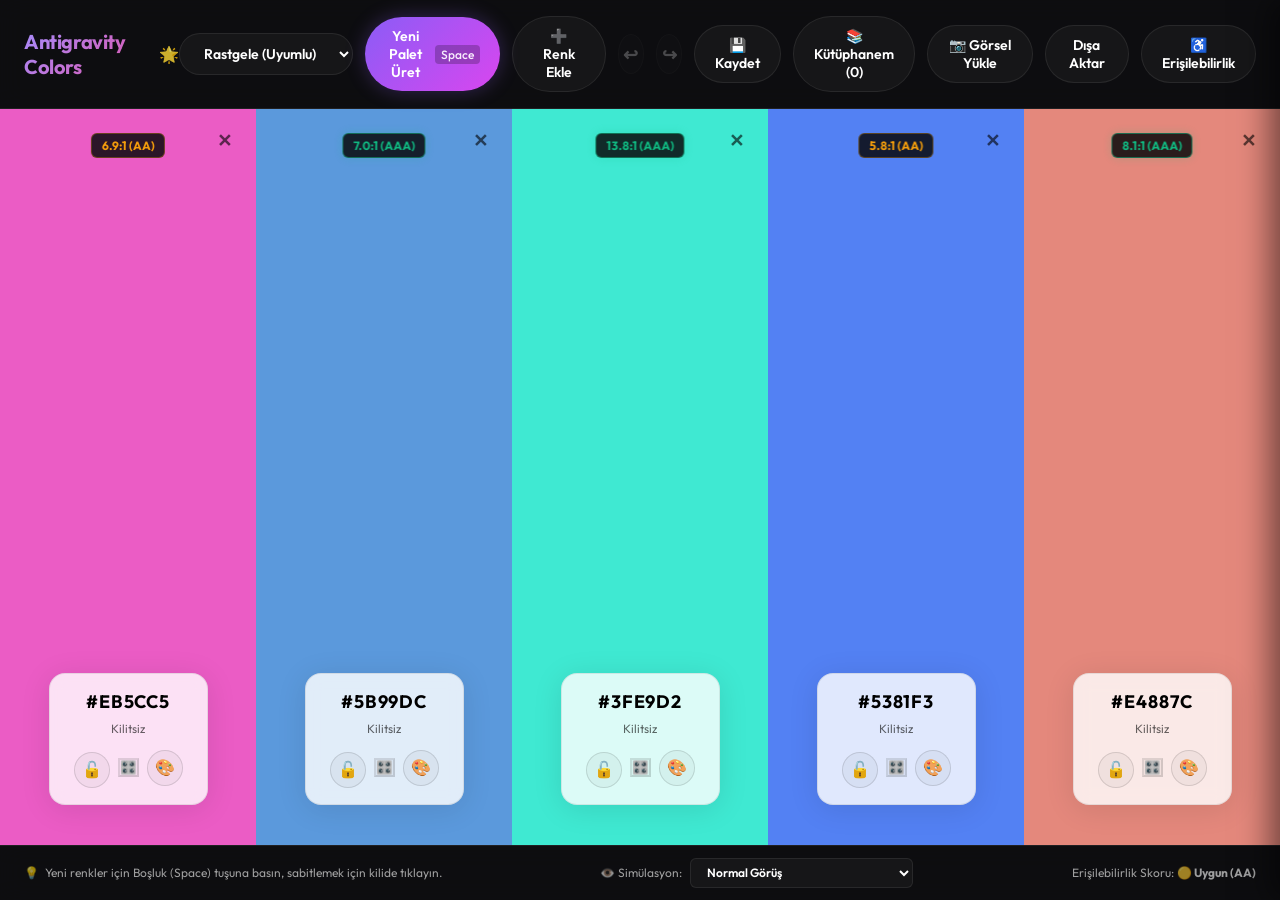
<file: hafta10/renk-paleti/index.html>
<!DOCTYPE html>
<html lang="tr">

<head>
    <meta charset="UTF-8">
    <meta name="viewport" content="width=device-width, initial-scale=1.0">
    <title>Antigravity Colors - Tasarımcılar İçin Renk Paleti Üreteci</title>
    <link rel="manifest" href="manifest.json">
    <meta name="theme-color" content="#8B5CF6">
    <link rel="preconnect" href="https://fonts.googleapis.com">
    <link rel="preconnect" href="https://fonts.gstatic.com" crossorigin>
    <link href="https://fonts.googleapis.com/css2?family=Outfit:wght@300;400;600;700&display=swap" rel="stylesheet">
    <style>
        /* Modern CSS Değişkenleri & Tasarım Sistemi */
        :root {
            --font-family: 'Outfit', sans-serif;
            --bg-app: #0A0A0C;
            --bg-panel: rgba(15, 15, 18, 0.75);
            --border-panel: rgba(255, 255, 255, 0.08);
            --text-primary: #FFFFFF;
            --text-secondary: rgba(255, 255, 255, 0.6);
            --text-muted: rgba(255, 255, 255, 0.35);
            --shadow-glow: 0 0 20px rgba(139, 92, 246, 0.3);

            --transition-speed: 0.5s;
            --transition-ease: cubic-bezier(0.4, 0, 0.2, 1);
        }

        /* Sıfırlama (Reset) */
        * {
            box-sizing: border-box;
            margin: 0;
            padding: 0;
        }

        body {
            font-family: var(--font-family);
            background-color: var(--bg-app);
            color: var(--text-primary);
            min-block-size: 100dvb;
            display: flex;
            flex-direction: column;
            overflow: hidden;
            -webkit-font-smoothing: antialiased;
            -moz-osx-font-smoothing: grayscale;
        }

        /* Üst Bölüm (Header) */
        .app-header {
            display: flex;
            justify-content: space-between;
            align-items: center;
            padding: 1rem 1.5rem;
            background: var(--bg-panel);
            backdrop-filter: blur(12px);
            border-bottom: 1px solid var(--border-panel);
            z-index: 10;
        }

        .logo {
            display: flex;
            align-items: center;
            gap: 0.5rem;
            font-weight: 700;
            font-size: 1.25rem;
            letter-spacing: -0.02em;
            background: linear-gradient(135deg, #A78BFA 0%, #EC4899 100%);
            -webkit-background-clip: text;
            -webkit-text-fill-color: transparent;
        }

        .logo span {
            font-size: 1rem;
            opacity: 0.8;
            -webkit-text-fill-color: var(--text-primary);
        }

        .controls-group {
            display: flex;
            align-items: center;
            gap: 0.75rem;
        }

        /* Butonlar */
        .btn {
            font-family: var(--font-family);
            font-size: 0.875rem;
            font-weight: 600;
            padding: 0.625rem 1.25rem;
            border-radius: 9999px;
            border: 1px solid var(--border-panel);
            background: rgba(255, 255, 255, 0.04);
            color: var(--text-primary);
            cursor: pointer;
            display: inline-flex;
            align-items: center;
            gap: 0.5rem;
            transition: all 0.2s ease;
        }

        .btn:hover {
            background: rgba(255, 255, 255, 0.08);
            border-color: rgba(255, 255, 255, 0.15);
        }

        .btn-primary {
            background: linear-gradient(135deg, #8B5CF6 0%, #D946EF 100%);
            border: none;
            box-shadow: var(--shadow-glow);
        }

        .btn-primary:hover {
            transform: translateY(-1px);
            box-shadow: 0 0 25px rgba(139, 92, 246, 0.45);
            background: linear-gradient(135deg, #9333EA 0%, #C084FC 100%);
        }

        /* Renk Teorisi Seçim Menüsü */
        .select-mode {
            font-family: var(--font-family);
            font-size: 0.875rem;
            font-weight: 600;
            padding: 0.625rem 1.25rem;
            border-radius: 9999px;
            border: 1px solid var(--border-panel);
            background: rgba(255, 255, 255, 0.04);
            color: var(--text-primary);
            cursor: pointer;
            outline: none;
            transition: all 0.2s ease;
        }

        .select-mode:hover {
            background: rgba(255, 255, 255, 0.08);
            border-color: rgba(255, 255, 255, 0.15);
        }

        .select-mode option {
            background-color: #0F0F12;
            color: var(--text-primary);
        }

        .keyboard-shortcut {
            background: rgba(0, 0, 0, 0.25);
            padding: 0.125rem 0.375rem;
            border-radius: 4px;
            font-size: 0.75rem;
            font-weight: 500;
            opacity: 0.9;
        }

        /* Orta Bölüm (Ana Kanvas) */
        .palette-container {
            flex: 1;
            display: grid;
            grid-template-columns: repeat(var(--palette-size, 5), 1fr);
            inline-size: 100%;
            block-size: 100%;
        }

        /* Renk Kartı Düzeni */
        .color-card {
            display: flex;
            flex-direction: column;
            justify-content: flex-end;
            align-items: center;
            padding: 2.5rem 1rem;
            position: relative;
            transition: background-color var(--transition-speed) var(--transition-ease);
        }

        /* Renk Kartı İç Kontroller Paneli */
        .card-details {
            display: flex;
            flex-direction: column;
            align-items: center;
            gap: 0.5rem;
            background: rgba(10, 10, 12, 0.75);
            backdrop-filter: blur(8px);
            padding: 1rem 1.5rem;
            border-radius: 16px;
            border: 1px solid rgba(255, 255, 255, 0.05);
            min-inline-size: 140px;
            box-shadow: 0 4px 30px rgba(0, 0, 0, 0.3);
            text-align: center;
        }

        .color-hex {
            font-size: 1.125rem;
            font-weight: 700;
            letter-spacing: 0.05em;
            color: var(--text-primary);
            cursor: pointer;
            user-select: none;
            transition: opacity 0.2s ease;
        }

        .color-hex:hover {
            opacity: 0.8;
        }

        .card-status {
            font-size: 0.75rem;
            color: var(--text-secondary);
            font-weight: 400;
        }

        /* Kilit Butonu Stilleri */
        .lock-btn {
            background: rgba(255, 255, 255, 0.06);
            border: 1px solid rgba(255, 255, 255, 0.1);
            border-radius: 50%;
            width: 2.25rem;
            height: 2.25rem;
            color: var(--text-primary);
            cursor: pointer;
            display: inline-flex;
            align-items: center;
            justify-content: center;
            font-size: 1rem;
            transition: all 0.2s ease;
            margin-top: 0.25rem;
        }

        .lock-btn:hover {
            background: rgba(255, 255, 255, 0.15);
            transform: scale(1.08);
            border-color: rgba(255, 255, 255, 0.25);
        }

        /* Kart Kilitlendiğindeki Durum */
        .color-card.is-locked .lock-btn {
            background: rgba(245, 158, 11, 0.15);
            border-color: rgba(245, 158, 11, 0.4);
            color: #F59E0B;
        }

        /* Renk Seçici Butonu Stilleri */
        .picker-btn {
            background: rgba(255, 255, 255, 0.06);
            border: 1px solid rgba(255, 255, 255, 0.1);
            border-radius: 50%;
            width: 2.25rem;
            height: 2.25rem;
            color: var(--text-primary);
            cursor: pointer;
            display: inline-flex;
            align-items: center;
            justify-content: center;
            font-size: 1rem;
            transition: all 0.2s ease;
        }

        .picker-btn:hover {
            background: rgba(255, 255, 255, 0.15);
            transform: scale(1.08);
            border-color: rgba(255, 255, 255, 0.25);
        }

        /* Kart Butonları Gruplayıcı */
        .card-actions {
            display: flex;
            gap: 0.5rem;
            margin-top: 0.25rem;
            align-items: center;
        }

        /* Kopyalama Bildirimi (Toast) */
        .copy-toast {
            position: absolute;
            top: 50%;
            left: 50%;
            transform: translate(-50%, -50%) scale(0.9);
            background: rgba(10, 10, 12, 0.9);
            border: 1px solid rgba(255, 255, 255, 0.12);
            color: var(--text-primary);
            padding: 0.75rem 1.5rem;
            border-radius: 9999px;
            font-size: 0.875rem;
            font-weight: 600;
            pointer-events: none;
            opacity: 0;
            transition: all 0.25s cubic-bezier(0.175, 0.885, 0.32, 1.275);
            box-shadow: 0 10px 25px rgba(0, 0, 0, 0.5);
            backdrop-filter: blur(8px);
            z-index: 5;
            letter-spacing: 0.02em;
        }

        .copy-toast.show {
            opacity: 1;
            transform: translate(-50%, -50%) scale(1);
        }

        /* Alt Bölüm (Footer) */
        .app-footer {
            display: flex;
            justify-content: space-between;
            align-items: center;
            padding: 0.75rem 1.5rem;
            background: var(--bg-panel);
            backdrop-filter: blur(12px);
            border-top: 1px solid var(--border-panel);
            font-size: 0.75rem;
            color: var(--text-secondary);
            z-index: 10;
        }

        .footer-tip {
            display: flex;
            align-items: center;
            gap: 0.35rem;
        }

        /* Yerel Kütüphane (Library Drawer) */
        .library-drawer {
            position: fixed;
            top: 0;
            right: 0;
            width: 400px;
            height: 100vh;
            background: rgba(15, 15, 18, 0.9);
            backdrop-filter: blur(20px);
            -webkit-backdrop-filter: blur(20px);
            border-left: 1px solid var(--border-panel);
            box-shadow: -10px 0 30px rgba(0, 0, 0, 0.5);
            z-index: 100;
            display: flex;
            flex-direction: column;
            transform: translateX(100%);
            transition: transform 0.35s cubic-bezier(0.16, 1, 0.3, 1);
        }

        .library-drawer.open {
            transform: translateX(0);
        }

        .library-header {
            display: flex;
            justify-content: space-between;
            align-items: center;
            padding: 1.5rem;
            border-bottom: 1px solid var(--border-panel);
        }

        .library-header h2 {
            font-size: 1.25rem;
            font-weight: 700;
            background: linear-gradient(135deg, #A78BFA 0%, #EC4899 100%);
            -webkit-background-clip: text;
            -webkit-text-fill-color: transparent;
        }

        .close-drawer-btn {
            background: none;
            border: none;
            color: var(--text-primary);
            font-size: 1.25rem;
            cursor: pointer;
            width: 2rem;
            height: 2rem;
            display: flex;
            align-items: center;
            justify-content: center;
            border-radius: 50%;
            transition: background 0.2s ease;
        }

        .close-drawer-btn:hover {
            background: rgba(255, 255, 255, 0.08);
        }

        .library-content {
            flex: 1;
            overflow-y: auto;
            padding: 1.5rem;
            display: flex;
            flex-direction: column;
            gap: 1rem;
        }

        /* Kaydedilen Palet Kartları */
        .saved-palette-card {
            background: rgba(255, 255, 255, 0.03);
            border: 1px solid var(--border-panel);
            border-radius: 12px;
            padding: 1rem;
            display: flex;
            flex-direction: column;
            gap: 0.75rem;
            transition: all 0.2s ease;
        }

        .saved-palette-card:hover {
            border-color: rgba(255, 255, 255, 0.15);
            background: rgba(255, 255, 255, 0.05);
        }

        .saved-palette-info {
            display: flex;
            justify-content: space-between;
            align-items: center;
        }

        .saved-palette-name {
            font-weight: 600;
            font-size: 0.95rem;
            color: var(--text-primary);
        }

        .saved-palette-colors {
            display: flex;
            height: 1.5rem;
            border-radius: 6px;
            overflow: hidden;
            border: 1px solid rgba(255, 255, 255, 0.05);
        }

        .saved-palette-color-block {
            flex: 1;
            height: 100%;
        }

        .saved-palette-actions {
            display: flex;
            justify-content: flex-end;
            gap: 0.5rem;
        }

        .saved-palette-btn {
            background: rgba(255, 255, 255, 0.05);
            border: 1px solid var(--border-panel);
            border-radius: 6px;
            padding: 0.4rem 0.8rem;
            font-size: 0.75rem;
            font-weight: 600;
            color: var(--text-primary);
            cursor: pointer;
            transition: all 0.2s ease;
        }

        .saved-palette-btn:hover {
            background: rgba(255, 255, 255, 0.12);
        }

        .saved-palette-btn.delete {
            background: rgba(239, 68, 68, 0.1);
            border-color: rgba(239, 68, 68, 0.2);
            color: #EF4444;
        }

        .saved-palette-btn.delete:hover {
            background: rgba(239, 68, 68, 0.2);
            border-color: rgba(239, 68, 68, 0.4);
        }

        .empty-library-msg {
            text-align: center;
            color: var(--text-secondary);
            font-size: 0.875rem;
            margin-top: 2rem;
            opacity: 0.6;
        }

        /* Overlay Arayüz Buğulama */
        .library-overlay {
            position: fixed;
            top: 0;
            left: 0;
            width: 100vw;
            height: 100vh;
            background: rgba(0, 0, 0, 0.4);
            backdrop-filter: blur(0px);
            -webkit-backdrop-filter: blur(0px);
            opacity: 0;
            pointer-events: none;
            z-index: 95;
            transition: opacity 0.3s ease, backdrop-filter 0.3s ease;
        }

        .library-overlay.active {
            opacity: 1;
            pointer-events: auto;
            backdrop-filter: blur(4px);
            -webkit-backdrop-filter: blur(4px);
        }

        /* Palet Kaydetme Modalı */
        .save-modal {
            position: fixed;
            top: 50%;
            left: 50%;
            transform: translate(-50%, -50%) scale(0.95);
            background: rgba(15, 15, 18, 0.95);
            border: 1px solid var(--border-panel);
            backdrop-filter: blur(25px);
            -webkit-backdrop-filter: blur(25px);
            border-radius: 20px;
            padding: 2rem;
            width: 90%;
            max-width: 400px;
            z-index: 150;
            box-shadow: 0 15px 40px rgba(0, 0, 0, 0.6);
            display: flex;
            flex-direction: column;
            gap: 1.25rem;
            opacity: 0;
            pointer-events: none;
            transition: all 0.3s cubic-bezier(0.16, 1, 0.3, 1);
        }

        .save-modal.active {
            opacity: 1;
            pointer-events: auto;
            transform: translate(-50%, -50%) scale(1);
        }

        .save-modal h3 {
            font-size: 1.125rem;
            font-weight: 700;
        }

        .save-modal-input {
            width: 100%;
            background: rgba(255, 255, 255, 0.04);
            border: 1px solid var(--border-panel);
            border-radius: 8px;
            padding: 0.75rem 1rem;
            color: var(--text-primary);
            font-family: var(--font-family);
            font-size: 0.9rem;
            outline: none;
            transition: border-color 0.2s ease;
        }

        .save-modal-input:focus {
            border-color: #8B5CF6;
        }

        .save-modal-actions {
            display: flex;
            justify-content: flex-end;
            gap: 0.75rem;
        }

        /* Kontrast Rozeti Stilleri */
        .contrast-badge {
            font-size: 0.75rem;
            font-weight: 700;
            padding: 0.25rem 0.6rem;
            border-radius: 6px;
            background: rgba(10, 10, 12, 0.85);
            color: var(--text-primary);
            position: absolute;
            top: 1.5rem;
            left: 50%;
            transform: translateX(-50%);
            display: inline-flex;
            align-items: center;
            gap: 0.25rem;
            border: 1px solid rgba(255, 255, 255, 0.1);
            backdrop-filter: blur(4px);
            z-index: 2;
        }

        .contrast-badge.fail {
            color: #EF4444;
            border-color: rgba(239, 68, 68, 0.3);
        }

        .contrast-badge.aa {
            color: #F59E0B;
            border-color: rgba(245, 158, 11, 0.3);
        }

        .contrast-badge.aaa {
            color: #10B981;
            box-shadow: 0 0 10px rgba(16, 185, 129, 0.2);
            border-color: rgba(16, 185, 129, 0.5);
        }

        /* Geçmiş (History) Buton Stilleri */
        .btn-icon {
            width: 2.5rem;
            height: 2.5rem;
            border-radius: 50%;
            padding: 0;
            display: inline-flex;
            align-items: center;
            justify-content: center;
            font-size: 1.125rem;
        }

        .btn:disabled {
            opacity: 0.25 !important;
            cursor: not-allowed !important;
        }

        /* Simülasyon Seçici (Footer) */
        .footer-sim {
            display: flex;
            align-items: center;
            gap: 0.5rem;
        }

        .sim-select {
            font-family: var(--font-family);
            font-size: 0.75rem;
            font-weight: 600;
            padding: 0.35rem 0.75rem;
            border-radius: 6px;
            border: 1px solid var(--border-panel);
            background: rgba(255, 255, 255, 0.04);
            color: var(--text-primary);
            cursor: pointer;
            outline: none;
            transition: all 0.2s ease;
        }

        .sim-select:hover {
            background: rgba(255, 255, 255, 0.08);
            border-color: rgba(255, 255, 255, 0.15);
        }

        .sim-select option {
            background-color: #0F0F12;
            color: var(--text-primary);
        }

        /* Dışa Aktar Modalı & Sekmeler */
        .export-modal {
            max-width: 550px;
        }

        .export-tabs {
            display: flex;
            border-bottom: 1px solid var(--border-panel);
            gap: 0.5rem;
            margin-bottom: 1rem;
        }

        .export-tab {
            background: none;
            border: none;
            color: var(--text-secondary);
            font-family: var(--font-family);
            font-size: 0.875rem;
            font-weight: 600;
            padding: 0.5rem 1rem;
            cursor: pointer;
            border-bottom: 2px solid transparent;
            transition: all 0.2s ease;
        }

        .export-tab:hover {
            color: var(--text-primary);
        }

        .export-tab.active {
            color: #8B5CF6;
            border-bottom-color: #8B5CF6;
        }

        .export-content {
            background: rgba(0, 0, 0, 0.2);
            border: 1px solid var(--border-panel);
            border-radius: 8px;
            padding: 1rem;
            position: relative;
        }

        .export-tab-pane {
            display: none;
            flex-direction: column;
            gap: 1rem;
        }

        .export-tab-pane.active {
            display: flex;
        }

        .export-tab-pane pre {
            margin: 0;
            overflow-x: auto;
            max-height: 200px;
        }

        .export-tab-pane code {
            font-family: monospace;
            font-size: 0.8rem;
            color: #A78BFA;
            white-space: pre-wrap;
            word-break: break-all;
        }

        .btn-copy-pane {
            align-self: flex-end;
            padding: 0.4rem 1rem;
            font-size: 0.75rem;
        }

        /* Erişilebilirlik Modal Tablosu */
        .a11y-matrix-table {
            width: 100%;
            border-collapse: collapse;
            font-size: 0.8rem;
            margin-top: 0.5rem;
            color: var(--text-primary);
        }

        .a11y-matrix-table th, .a11y-matrix-table td {
            border: 1px solid var(--border-panel);
            padding: 0.6rem;
            text-align: center;
        }

        .a11y-matrix-table th {
            background: rgba(255, 255, 255, 0.03);
            font-weight: 600;
        }

        .a11y-cell-preview {
            display: inline-block;
            width: 1rem;
            height: 1rem;
            border-radius: 4px;
            vertical-align: middle;
            margin-right: 0.25rem;
            border: 1px solid rgba(255, 255, 255, 0.1);
        }

        .a11y-status-pill {
            display: inline-block;
            padding: 0.15rem 0.4rem;
            border-radius: 4px;
            font-weight: 700;
            font-size: 0.7rem;
        }

        .a11y-status-pill.pass {
            background: rgba(16, 185, 129, 0.15);
            color: #10B981;
        }

        .a11y-status-pill.fail {
            background: rgba(239, 68, 68, 0.15);
            color: #EF4444;
        }

        /* Mobil Responsive Uyum Kırılımı (CSS Grid / Flexbox Akışı) */
        @media (max-width: 768px) {
            .library-drawer {
                width: 100%;
            }
            .palette-container {
                grid-template-columns: 1fr;
                grid-template-rows: repeat(var(--palette-size, 5), 1fr);
            }

            .color-card {
                flex-direction: row !important;
                justify-content: space-between !important;
                align-items: center !important;
                padding: 0.5rem 1rem !important;
            }

            .contrast-badge {
                position: static !important;
                transform: none !important;
                font-size: 0.7rem !important;
                padding: 0.2rem 0.4rem !important;
            }

            .card-delete-btn {
                position: static !important;
                order: 10 !important;
                margin-left: 0.5rem !important;
            }

            .card-details {
                flex-direction: row !important;
                justify-content: space-between !important;
                align-items: center !important;
                flex: 1 !important;
                background: none !important;
                border: none !important;
                box-shadow: none !important;
                backdrop-filter: none !important;
                padding: 0 !important;
                width: auto !important;
                min-inline-size: auto !important;
            }

            .card-status {
                display: none !important;
            }

            .card-actions {
                display: flex !important;
                gap: 0.4rem !important;
            }

            .hsl-sliders-panel {
                bottom: 100% !important;
                margin-bottom: 0.5rem !important;
                left: 50% !important;
                transform: translateX(-50%) !important;
                width: 180px !important;
            }

            .lock-btn, .picker-btn {
                margin-top: 0;
            }

            .app-header {
                flex-direction: column;
                gap: 1rem;
                padding: 1rem;
                text-align: center;
            }

            .controls-group {
                width: 100%;
                justify-content: center;
                flex-wrap: wrap;
            }

            .app-footer {
                flex-direction: column;
                gap: 0.5rem;
                text-align: center;
                padding: 1rem;
            }
        }

        /* Sürükle-Bırak Katmanı (Drag & Drop Overlay) */
        .drag-overlay {
            position: fixed;
            top: 0;
            left: 0;
            width: 100vw;
            height: 100vh;
            background: rgba(10, 10, 12, 0.9);
            backdrop-filter: blur(15px);
            -webkit-backdrop-filter: blur(15px);
            border: 4px dashed rgba(139, 92, 246, 0.6);
            display: none;
            flex-direction: column;
            justify-content: center;
            align-items: center;
            z-index: 9999;
            pointer-events: none;
            color: var(--text-primary);
            font-size: 1.5rem;
            font-weight: 700;
            gap: 1rem;
            transition: all 0.3s ease;
        }
        .drag-overlay.active {
            display: flex;
        }

        /* Silme butonu (kartın sağ üstünde) */
        .card-delete-btn {
            position: absolute;
            top: 1rem;
            right: 1rem;
            background: none;
            border: none;
            font-size: 1.125rem;
            font-weight: bold;
            cursor: pointer;
            width: 2rem;
            height: 2rem;
            display: flex;
            align-items: center;
            justify-content: center;
            border-radius: 50%;
            transition: background 0.2s ease, transform 0.2s ease;
            z-index: 5;
            opacity: 0.6;
        }
        .card-delete-btn:hover {
            opacity: 1;
            background: rgba(239, 68, 68, 0.15);
            transform: scale(1.1);
        }

        /* HSL İnce Ayar Paneli */
        .hsl-sliders-panel {
            display: none;
            flex-direction: column;
            gap: 0.6rem;
            background: rgba(15, 15, 18, 0.95);
            backdrop-filter: blur(15px);
            -webkit-backdrop-filter: blur(15px);
            border: 1px solid rgba(255, 255, 255, 0.08);
            padding: 0.85rem;
            border-radius: 14px;
            width: 160px;
            position: absolute;
            bottom: 6.5rem;
            left: 50%;
            transform: translateX(-50%);
            z-index: 15;
            box-shadow: 0 10px 30px rgba(0, 0, 0, 0.6);
            animation: slideUp 0.2s cubic-bezier(0.16, 1, 0.3, 1) forwards;
        }
        @keyframes slideUp {
            from { transform: translate(-50%, 10px); opacity: 0; }
            to { transform: translate(-50%, 0); opacity: 1; }
        }
        .slider-group {
            display: flex;
            flex-direction: column;
            gap: 0.2rem;
            text-align: left;
        }
        .slider-group label {
            font-size: 0.65rem;
            color: var(--text-secondary);
            font-weight: 600;
            display: flex;
            justify-content: space-between;
        }
        .slider-group span {
            font-size: 0.65rem;
            color: var(--text-muted);
        }
        .hsl-range {
            width: 100%;
            accent-color: #8B5CF6;
            cursor: pointer;
            height: 4px;
            border-radius: 2px;
            background: rgba(255, 255, 255, 0.1);
            outline: none;
        }

        /* Kütüphane Arama Kutusu */
        .library-search-container {
            padding: 0.5rem 0;
            border-bottom: 1px solid var(--border-panel);
            margin-bottom: 1rem;
        }
        .library-search-input {
            width: 100%;
            background: rgba(255, 255, 255, 0.04);
            border: 1px solid var(--border-panel);
            border-radius: 8px;
            padding: 0.6rem 1rem;
            color: var(--text-primary);
            font-family: var(--font-family);
            font-size: 0.85rem;
            outline: none;
            transition: border-color 0.2s ease;
        }
        .library-search-input:focus {
            border-color: #8B5CF6;
        }

        /* Palet Etiket Rozetleri (Library'de kart altında) */
        .saved-palette-tags {
            display: flex;
            flex-wrap: wrap;
            gap: 0.35rem;
            margin-top: 0.25rem;
        }
        .palette-tag-badge {
            background: rgba(139, 92, 246, 0.12);
            color: #A78BFA;
            border: 1px solid rgba(139, 92, 246, 0.2);
            padding: 0.15rem 0.4rem;
            border-radius: 4px;
            font-size: 0.65rem;
            font-weight: 600;
        }

        /* Sürüklenen Kart Görsel Efekti */
        .color-card.dragging {
            opacity: 0.4;
            border: 2px dashed rgba(139, 92, 246, 0.5);
        }
    </style>
</head>

<body>

    <!-- ÜST BÖLÜM: Header ve Kontroller -->
    <header class="app-header">
        <h1 class="logo">
            Antigravity Colors <span>🌟</span>
        </h1>
        <div class="controls-group">
            <select class="select-mode" id="select-mode" aria-label="Renk Teorisi Şeması">
                <option value="random">Rastgele (Uyumlu)</option>
                <option value="monochromatic">Monokromatik</option>
                <option value="analogous">Analog</option>
                <option value="complementary">Tamamlayıcı</option>
                <option value="triadic">Üçlü</option>
            </select>
            <button class="btn btn-primary" id="btn-generate">
                Yeni Palet Üret <span class="keyboard-shortcut">Space</span>
            </button>
            <button class="btn" id="btn-add-color" title="Yeni Renk Ekle">
                ➕ Renk Ekle
            </button>
            <button class="btn btn-icon" id="btn-undo" title="Geri (Cmd+Z)" disabled>↩</button>
            <button class="btn btn-icon" id="btn-redo" title="İleri (Cmd+Y)" disabled>↪</button>
            <button class="btn" id="btn-save">
                💾 Kaydet
            </button>
            <button class="btn" id="btn-library">
                📚 Kütüphanem (0)
            </button>
            <button class="btn" id="btn-upload">
                📷 Görsel Yükle
            </button>
            <input type="file" id="image-input" accept="image/*" style="display: none;">
            <button class="btn" id="btn-copy-css">
                Dışa Aktar
            </button>
            <button class="btn" id="btn-a11y">
                ♿ Erişilebilirlik
            </button>
        </div>
    </header>

    <!-- ORTA BÖLÜM: Renk Kartları (Kanvas) -->
    <main class="palette-container" id="palette-container">
        <!-- Kartlar JavaScript ile dinamik olarak oluşturulacaktır -->
    </main>

    <!-- ALT BÖLÜM: Bilgilendirme Çubuğu -->
    <footer class="app-footer">
        <div class="footer-tip">
            <span>💡</span> Yeni renkler için Boşluk (Space) tuşuna basın, sabitlemek için kilide tıklayın.
        </div>
        <div class="footer-sim">
            <span>👁️ Simülasyon:</span>
            <select class="sim-select" id="select-sim" aria-label="Renk Körlüğü Simülasyonu">
                <option value="none">Normal Görüş</option>
                <option value="protanopia">Protanopi (Kırmızı Körlüğü)</option>
                <option value="deuteranopia">Döteranopi (Yeşil Körlüğü)</option>
                <option value="tritanopia">Tritanopi (Mavi Körlüğü)</option>
                <option value="achromatopsia">Akromatopsi (Tam Renk Körlüğü)</option>
            </select>
        </div>
        <div class="footer-status">
            Erişilebilirlik Skoru: --
        </div>
    </footer>

    <!-- Yerel Kütüphane Yan Panel (Drawer) -->
    <div class="library-overlay" id="library-overlay"></div>
    <div class="library-drawer" id="library-drawer">
        <div class="library-header">
            <h2>Kayıtlı Paletlerim</h2>
            <button class="close-drawer-btn" id="btn-close-drawer" aria-label="Kapat">✕</button>
        </div>
        <div style="padding: 0 1.5rem;">
            <div class="library-search-container">
                <input type="text" class="library-search-input" id="library-search" placeholder="İsim veya etiket ile ara...">
            </div>
        </div>
        <div class="library-content" id="library-content">
            <!-- Kayıtlı paletler JavaScript ile buraya eklenecektir -->
        </div>
    </div>

    <!-- Palet Kaydetme Modalı -->
    <div class="save-modal" id="save-modal">
        <h3>Paleti Kaydet</h3>
        <p style="font-size: 0.85rem; color: var(--text-secondary);">Bu renk paletine bir isim verin:</p>
        <input type="text" class="save-modal-input" id="save-palette-input" placeholder="Palet Adı">
        <p style="font-size: 0.85rem; color: var(--text-secondary); margin-top: 0.5rem;">Etiketler (isteğe bağlı, virgülle ayırın):</p>
        <input type="text" class="save-modal-input" id="save-palette-tags" placeholder="örn: pastel, koyu, mavi">
        <div class="save-modal-actions">
            <button class="btn" id="btn-cancel-save">İptal</button>
            <button class="btn btn-primary" id="btn-confirm-save">Kaydet</button>
        </div>
    </div>

    <!-- Dışa Aktarma Modalı (Adım 13) -->
    <div class="save-modal export-modal" id="export-modal">
        <h3>Paleti Dışa Aktar</h3>
        <div class="export-tabs">
            <button class="export-tab active" data-tab="css">CSS</button>
            <button class="export-tab" data-tab="scss">SCSS</button>
            <button class="export-tab" data-tab="tailwind">Tailwind</button>
            <button class="export-tab" data-tab="json">JSON</button>
            <button class="export-tab" data-tab="svg">SVG</button>
        </div>
        <div class="export-content">
            <div class="export-tab-pane active" id="pane-css">
                <pre><code id="code-css"></code></pre>
                <button class="btn btn-primary btn-copy-pane" data-target="code-css">Kopyala</button>
            </div>
            <div class="export-tab-pane" id="pane-scss">
                <pre><code id="code-scss"></code></pre>
                <button class="btn btn-primary btn-copy-pane" data-target="code-scss">Kopyala</button>
            </div>
            <div class="export-tab-pane" id="pane-tailwind">
                <pre><code id="code-tailwind"></code></pre>
                <button class="btn btn-primary btn-copy-pane" data-target="code-tailwind">Kopyala</button>
            </div>
            <div class="export-tab-pane" id="pane-json">
                <pre><code id="code-json"></code></pre>
                <button class="btn btn-primary btn-copy-pane" data-target="code-json">Kopyala</button>
            </div>
            <div class="export-tab-pane" id="pane-svg">
                <p style="font-size: 0.85rem; color: var(--text-secondary); margin-bottom: 1rem;">Paletinizi vektörel SVG görseli olarak indirin.</p>
                <button class="btn btn-primary" id="btn-download-svg">SVG Olarak İndir</button>
            </div>
        </div>
        <div class="save-modal-actions" style="margin-top: 1.5rem;">
            <button class="btn" id="btn-close-export">Kapat</button>
        </div>
    </div>

    <!-- Erişilebilirlik (A11y) Analiz Modalı (Adım 8) -->
    <div class="save-modal export-modal" id="a11y-modal">
        <h3>Erişilebilirlik Analiz Matrisi (WCAG 2.1)</h3>
        <p style="font-size: 0.85rem; color: var(--text-secondary); margin-bottom: 1rem;">
            Paletinizdeki renklerin birbirleriyle kontrast oranları ve okunabilirlik seviyeleri:
        </p>
        <div id="a11y-table-container" style="overflow-x: auto; max-height: 350px;">
            <!-- Dinamik kontrast matrisi tablosu buraya eklenecektir -->
        </div>
        <div class="save-modal-actions" style="margin-top: 1.5rem;">
            <button class="btn" id="btn-close-a11y">Kapat</button>
        </div>
    </div>

    <!-- Renk Körlüğü Simülasyon Filtreleri SVG Matrix (Adım 12) -->
    <svg style="position: absolute; height: 0; width: 0;">
        <defs>
            <filter id="protanopia">
                <feColorMatrix type="matrix" values="0.567, 0.433, 0, 0, 0, 0.558, 0.442, 0, 0, 0, 0, 0.242, 0.758, 0, 0, 0, 0, 0, 1, 0"/>
            </filter>
            <filter id="deuteranopia">
                <feColorMatrix type="matrix" values="0.625, 0.375, 0, 0, 0, 0.7, 0.3, 0, 0, 0, 0, 0.3, 0.7, 0, 0, 0, 0, 0, 1, 0"/>
            </filter>
            <filter id="tritanopia">
                <feColorMatrix type="matrix" values="0.95, 0.05, 0, 0, 0, 0, 0.433, 0.567, 0, 0, 0, 0, 0.475, 0.525, 0, 0, 0, 0, 1, 0"/>
            </filter>
            <filter id="achromatopsia">
                <feColorMatrix type="matrix" values="0.299, 0.587, 0.114, 0, 0, 0.299, 0.587, 0.114, 0, 0, 0.299, 0.587, 0.114, 0, 0, 0, 0, 0, 1, 0"/>
            </filter>
        </defs>
    </svg>

    <script>
        // Arayüz Elemanları
        const cardsContainer = document.getElementById('palette-container');

        // Global Renk Durumu (State - Renk ve Kilit Değeri)
        let currentPalette = [
            { hex: '#6366F1', locked: false },
            { hex: '#EC4899', locked: false },
            { hex: '#F59E0B', locked: false },
            { hex: '#10B981', locked: false },
            { hex: '#3B82F6', locked: false }
        ];

        // Geçmiş (History) Hafızası State
        let paletteHistory = [];
        let historyIndex = -1;
        let draggedCardIndex = null;

        // Yerel Kütüphane STORAGE_KEY
        const STORAGE_KEY = 'antigravity_saved_palettes';

        // --- RENK DÖNÜŞÜM VE KONTRAST YARDIMCILARI ---

        // HSL'den HEX'e Dönüşüm Fonksiyonu
        function hslToHex(h, s, l) {
            l /= 100;
            const a = s * Math.min(l, 1 - l) / 100;
            const f = n => {
                const k = (n + h / 30) % 12;
                const color = l - a * Math.max(Math.min(k - 3, 9 - k, 1), -1);
                return Math.round(255 * color).toString(16).padStart(2, '0');
            };
            return `#${f(0)}${f(8)}${f(4)}`.toUpperCase();
        }

        // HEX'ten HSL'e Dönüşüm Fonksiyonu (Kilitli rengi baz alıp şema üretmek için)
        function hexToHsl(hex) {
            hex = hex.replace(/^#/, '');
            let r = parseInt(hex.substring(0, 2), 16) / 255;
            let g = parseInt(hex.substring(2, 4), 16) / 255;
            let b = parseInt(hex.substring(4, 6), 16) / 255;
            
            let max = Math.max(r, g, b), min = Math.min(r, g, b);
            let h, s, l = (max + min) / 2;
            
            if (max === min) {
                h = s = 0;
            } else {
                let d = max - min;
                s = l > 0.5 ? d / (2 - max - min) : d / (max + min);
                switch (max) {
                    case r: h = (g - b) / d + (g < b ? 6 : 0); break;
                    case g: h = (b - r) / d + 2; break;
                    case b: h = (r - g) / d + 4; break;
                }
                h /= 6;
            }
            return {
                h: Math.round(h * 360),
                s: Math.round(s * 100),
                l: Math.round(l * 100)
            };
        }

        // HEX'ten RGB'ye Dönüşüm Fonksiyonu
        function hexToRgb(hex) {
            hex = hex.replace(/^#/, '');
            if (hex.length === 3) {
                hex = hex[0] + hex[0] + hex[1] + hex[1] + hex[2] + hex[2];
            }
            const num = parseInt(hex, 16);
            return {
                r: (num >> 16) & 255,
                g: (num >> 8) & 255,
                b: num & 255
            };
        }

        // RGB'den HEX'e Dönüşüm Fonksiyonu
        function rgbToHex(r, g, b) {
            const f = x => Math.min(255, Math.max(0, x)).toString(16).padStart(2, '0').toUpperCase();
            return `#${f(r)}${f(g)}${f(b)}`;
        }

        // Relative Luminance Değeri Hesaplama (WCAG standardı)
        function getLuminance(hex) {
            const rgb = hexToRgb(hex);
            let r = rgb.r / 255;
            let g = rgb.g / 255;
            let b = rgb.b / 255;
            
            r = (r <= 0.03928) ? r / 12.92 : Math.pow((r + 0.055) / 1.055, 2.4);
            g = (g <= 0.03928) ? g / 12.92 : Math.pow((g + 0.055) / 1.055, 2.4);
            b = (b <= 0.03928) ? b / 12.92 : Math.pow((b + 0.055) / 1.055, 2.4);
            
            return 0.2126 * r + 0.7152 * g + 0.0722 * b;
        }

        // İki renk arasındaki Kontrast Oranını Hesaplama
        function getContrastRatio(hex1, hex2) {
            const l1 = getLuminance(hex1);
            const l2 = getLuminance(hex2);
            const bright = Math.max(l1, l2);
            const dark = Math.min(l1, l2);
            return (bright + 0.05) / (dark + 0.05);
        }

        // En iyi okunabilirlik sağlayan metin rengini seçer (Siyah ya da Beyaz)
        function getBestTextColor(bgColor) {
            const ratioWithWhite = getContrastRatio(bgColor, '#FFFFFF');
            const ratioWithBlack = getContrastRatio(bgColor, '#000000');
            return ratioWithWhite >= ratioWithBlack 
                ? { color: '#FFFFFF', ratio: ratioWithWhite } 
                : { color: '#000000', ratio: ratioWithBlack };
        }

        // Kontrast Skoru Sınıflandırması
        function getContrastRating(ratio) {
            if (ratio >= 7.0) return { label: 'AAA', class: 'aaa' };
            if (ratio >= 4.5) return { label: 'AA', class: 'aa' };
            return { label: 'Düşük', class: 'fail' };
        }

        // --- GEÇMİŞ (UNDO / REDO) YÖNETİMİ ---

        // Geçmişe yeni durum kaydet
        function pushHistory() {
            if (historyIndex < paletteHistory.length - 1) {
                paletteHistory = paletteHistory.slice(0, historyIndex + 1);
            }
            paletteHistory.push(currentPalette.map(c => ({ hex: c.hex, locked: c.locked })));
            historyIndex++;

            if (paletteHistory.length > 100) {
                paletteHistory.shift();
                historyIndex--;
            }
            updateHistoryButtons();
        }

        // Geçmişi Güncelle (Undo/Redo Aktiflik Durumları)
        function updateHistoryButtons() {
            const btnUndo = document.getElementById('btn-undo');
            const btnRedo = document.getElementById('btn-redo');
            if (btnUndo) btnUndo.disabled = (historyIndex <= 0);
            if (btnRedo) btnRedo.disabled = (historyIndex >= paletteHistory.length - 1);
        }

        // Geri Al (Undo)
        function undo() {
            if (historyIndex > 0) {
                historyIndex--;
                currentPalette = paletteHistory[historyIndex].map(c => ({ hex: c.hex, locked: c.locked }));
                updateUI(false);
            }
        }

        // İleri Al (Redo)
        function redo() {
            if (historyIndex < paletteHistory.length - 1) {
                historyIndex++;
                currentPalette = paletteHistory[historyIndex].map(c => ({ hex: c.hex, locked: c.locked }));
                updateUI(false);
            }
        }

        // --- RENK ÜRETİM KURALLARI (DİNAMİK UZUNLUKLU) ---

        // Akıllı & Uyumlu Rastgele Renk Üretimi
        function generateRandomColor() {
            const h = Math.floor(Math.random() * 360);
            const s = Math.floor(Math.random() * 25) + 65;
            const l = Math.floor(Math.random() * 20) + 50;
            return hslToHex(h, s, l);
        }

        // Renk Şemaları Matematik Motoru (Dinamik Uzunluklu)
        function generateSchemeColors(mode, baseH, baseS, baseL, count) {
            const colors = [];
            switch (mode) {
                case 'monochromatic':
                    for (let i = 0; i < count; i++) {
                        let step = count > 1 ? i / (count - 1) : 0;
                        let l = 20 + Math.round(step * 60);
                        let s = Math.max(25, baseS - 15 + Math.round(step * 10));
                        colors.push(hslToHex(baseH, s, l));
                    }
                    break;
                case 'analogous':
                    const startOffset = -15 * Math.floor(count / 2);
                    for (let i = 0; i < count; i++) {
                        let offset = startOffset + (i * 15);
                        let h = (baseH + offset + 360) % 360;
                        let s = Math.min(95, Math.max(50, baseS - 5 + (i * 2)));
                        let l = Math.min(85, Math.max(40, baseL - 5 + (i * 2)));
                        colors.push(hslToHex(h, s, l));
                    }
                    break;
                case 'complementary':
                    const compH = (baseH + 180) % 360;
                    const half = Math.floor(count / 2);
                    for (let i = 0; i < count; i++) {
                        if (i < count - half) {
                            let offset = (i - Math.floor((count - half) / 2)) * 15;
                            colors.push(hslToHex((baseH + offset + 360) % 360, baseS, baseL));
                        } else {
                            let offset = (i - (count - half) - Math.floor(half / 2)) * 15;
                            colors.push(hslToHex((compH + offset + 360) % 360, baseS, baseL));
                        }
                    }
                    break;
                case 'triadic':
                    const triadAngles = [0, 120, 240];
                    for (let i = 0; i < count; i++) {
                        let angleIdx = i % 3;
                        let offset = Math.floor(i / 3) * 10;
                        let h = (baseH + triadAngles[angleIdx] + offset + 360) % 360;
                        colors.push(hslToHex(h, baseS, baseL));
                    }
                    break;
                case 'random':
                default:
                    for (let i = 0; i < count; i++) {
                        colors.push(generateRandomColor());
                    }
                    break;
            }
            return colors;
        }

        // Yeni Palet Üretme Fonksiyonu
        function generateNewPalette(shouldPushHistory = true) {
            const mode = document.getElementById('select-mode').value;
            const count = currentPalette.length;
            
            const firstLocked = currentPalette.find(c => c.locked);
            let baseH, baseS, baseL;

            if (firstLocked) {
                const hsl = hexToHsl(firstLocked.hex);
                baseH = hsl.h;
                baseS = hsl.s;
                baseL = hsl.l;
            } else {
                baseH = Math.floor(Math.random() * 360);
                baseS = Math.floor(Math.random() * 25) + 65;
                baseL = Math.floor(Math.random() * 20) + 50;
            }

            const schemeColors = generateSchemeColors(mode, baseH, baseS, baseL, count);

            currentPalette = currentPalette.map((color, index) => {
                if (color.locked) return color;

                if (mode === 'random') {
                    return { hex: generateRandomColor(), locked: false };
                }

                return { hex: schemeColors[index], locked: false };
            });
            
            updateUI(shouldPushHistory);
        }

        // Dinamik Renk Ekleme (Maksimum 10)
        function addColorToPalette() {
            if (currentPalette.length >= 10) return;
            const newHex = generateRandomColor();
            currentPalette.push({ hex: newHex, locked: false });
            updateUI(true);
        }

        // --- GÖRSELDEN RENK ÇIKARMA (COLOR EXTRACTOR) ---

        function extractColorsFromImage(imageSrc) {
            const img = new Image();
            img.crossOrigin = 'Anonymous';
            img.src = imageSrc;
            img.onload = function() {
                const canvas = document.createElement('canvas');
                const ctx = canvas.getContext('2d', { willReadFrequently: true });
                canvas.width = 100;
                canvas.height = 100;
                ctx.drawImage(img, 0, 0, 100, 100);
                
                const imageData = ctx.getImageData(0, 0, 100, 100);
                const data = imageData.data;
                const colorCounts = {};
                
                for (let i = 0; i < data.length; i += 4) {
                    const r = data[i];
                    const g = data[i+1];
                    const b = data[i+2];
                    const a = data[i+3];
                    
                    if (a < 128) continue;
                    
                    const bucketR = Math.round(r / 32) * 32;
                    const bucketG = Math.round(g / 32) * 32;
                    const bucketB = Math.round(b / 32) * 32;
                    
                    const rgbString = `${bucketR},${bucketG},${bucketB}`;
                    colorCounts[rgbString] = (colorCounts[rgbString] || 0) + 1;
                }
                
                const colors = Object.keys(colorCounts).map(rgbStr => {
                    const parts = rgbStr.split(',').map(Number);
                    return {
                        hex: rgbToHex(parts[0], parts[1], parts[2]),
                        count: colorCounts[rgbStr],
                        rgb: parts
                    };
                });
                
                colors.sort((a, b) => b.count - a.count);
                
                const targetCount = currentPalette.length;
                const selectedColors = [];
                for (let col of colors) {
                    if (selectedColors.length >= targetCount) break;
                    
                    const isDistinct = selectedColors.every(selCol => {
                        const dist = Math.sqrt(
                            Math.pow(col.rgb[0] - selCol.rgb[0], 2) +
                            Math.pow(col.rgb[1] - selCol.rgb[1], 2) +
                            Math.pow(col.rgb[2] - selCol.rgb[2], 2)
                        );
                        return dist > 60;
                    });
                    
                    if (isDistinct) {
                        selectedColors.push(col);
                    }
                }
                
                if (selectedColors.length < targetCount) {
                    for (let col of colors) {
                        if (selectedColors.length >= targetCount) break;
                        if (!selectedColors.some(selCol => selCol.hex === col.hex)) {
                            selectedColors.push(col);
                        }
                    }
                }
                
                while (selectedColors.length < targetCount) {
                    selectedColors.push({ hex: generateRandomColor() });
                }
                
                let colorIdx = 0;
                currentPalette = currentPalette.map((color) => {
                    if (color.locked) return color;
                    const newColor = { hex: selectedColors[colorIdx].hex, locked: false };
                    colorIdx = (colorIdx + 1) % selectedColors.length;
                    return newColor;
                });
                
                updateUI(true);
            };
        }

        // --- DİŞA AKTARMA MOTORU (EXPORT MODAL) ---

        function openExportModal() {
            const codeCss = document.getElementById('code-css');
            const codeScss = document.getElementById('code-scss');
            const codeTailwind = document.getElementById('code-tailwind');
            const codeJson = document.getElementById('code-json');
            
            const colors = currentPalette.map(c => c.hex);
            
            if (codeCss) {
                codeCss.textContent = `:root {\n` + 
                    colors.map((hex, idx) => `  --color-${idx + 1}: ${hex};`).join('\n') +
                    `\n}`;
            }
            
            if (codeScss) {
                codeScss.textContent = colors.map((hex, idx) => `$color-${idx + 1}: ${hex};`).join('\n');
            }
            
            if (codeTailwind) {
                codeTailwind.textContent = `module.exports = {\n  theme: {\n    extend: {\n      colors: {\n` +
                    colors.map((hex, idx) => `        'color-${idx + 1}': '${hex}',`).join('\n') +
                    `\n      }\n    }\n  }\n}`;
            }
            
            if (codeJson) {
                codeJson.textContent = JSON.stringify(colors, null, 2);
            }
            
            const exportModal = document.getElementById('export-modal');
            const libraryOverlay = document.getElementById('library-overlay');
            if (exportModal && libraryOverlay) {
                exportModal.classList.add('active');
                libraryOverlay.classList.add('active');
            }
        }

        function closeExportModal() {
            const exportModal = document.getElementById('export-modal');
            const libraryOverlay = document.getElementById('library-overlay');
            if (exportModal && libraryOverlay) {
                exportModal.classList.remove('active');
                const libraryDrawer = document.getElementById('library-drawer');
                const saveModal = document.getElementById('save-modal');
                const a11yModal = document.getElementById('a11y-modal');
                
                const isAnyOtherOpen = (libraryDrawer && libraryDrawer.classList.contains('open')) ||
                                       (saveModal && saveModal.classList.contains('active')) ||
                                       (a11yModal && a11yModal.classList.contains('active'));
                                       
                if (!isAnyOtherOpen) {
                    libraryOverlay.classList.remove('active');
                }
            }
        }

        function generateSvgContent() {
            const w = currentPalette.length * 100, h = 120;
            const blockW = 100;
            let rects = '';
            let texts = '';
            currentPalette.forEach((c, idx) => {
                const x = idx * blockW;
                rects += `  <rect x="${x}" y="0" width="${blockW}" height="${h}" fill="${c.hex}" />\n`;
                const bestText = getBestTextColor(c.hex).color;
                texts += `  <text x="${x + blockW/2}" y="${h - 20}" fill="${bestText}" font-family="Outfit, sans-serif" font-size="12" font-weight="bold" text-anchor="middle">${c.hex}</text>\n`;
            });
            
            return `<svg xmlns="http://www.w3.org/2000/svg" viewBox="0 0 ${w} ${h}" width="${w}" height="${h}">
${rects}
${texts}
</svg>`;
        }

        function downloadSvg() {
            const svgContent = generateSvgContent();
            const blob = new Blob([svgContent], { type: 'image/svg+xml' });
            const url = URL.createObjectURL(blob);
            const link = document.createElement('a');
            link.href = url;
            link.download = 'antigravity-colors.svg';
            document.body.appendChild(link);
            link.click();
            document.body.removeChild(link);
            URL.revokeObjectURL(url);
        }

        // --- ERİŞİLEBİLİRLİK MODAL TABLOSU ---

        function generateA11yMatrix() {
            const tableContainer = document.getElementById('a11y-table-container');
            if (!tableContainer) return;
            
            let html = `<table class="a11y-matrix-table">`;
            html += `<thead><tr><th>Arka Plan / Metin</th>`;
            currentPalette.forEach((c, idx) => {
                html += `<th><span class="a11y-cell-preview" style="background-color: ${c.hex};"></span>Renk ${idx + 1}<br><code style="font-size:0.7rem;">${c.hex}</code></th>`;
            });
            html += `</tr></thead><tbody>`;
            
            currentPalette.forEach((bgCard, bgIdx) => {
                html += `<tr>`;
                html += `<td style="text-align:left; font-weight:600;"><span class="a11y-cell-preview" style="background-color: ${bgCard.hex};"></span>Renk ${bgIdx + 1}</td>`;
                
                currentPalette.forEach((textCard, textIdx) => {
                    if (bgIdx === textIdx) {
                        html += `<td style="color:var(--text-muted); font-style:italic;">Aynı Renk</td>`;
                    } else {
                        const ratio = getContrastRatio(bgCard.hex, textCard.hex);
                        const rating = getContrastRating(ratio);
                        const isPass = ratio >= 4.5;
                        const badgeClass = isPass ? 'pass' : 'fail';
                        const statusLabel = isPass ? (ratio >= 7.0 ? 'AAA' : 'AA') : 'Geçersiz';
                        
                        html += `<td>
                            <div style="font-weight:700; font-size:0.9rem;">${ratio.toFixed(1)}:1</div>
                            <span class="a11y-status-pill ${badgeClass}">${statusLabel}</span>
                        </td>`;
                    }
                });
                html += `</tr>`;
            });
            
            html += `</tbody></table>`;
            tableContainer.innerHTML = html;
        }

        function openA11yModal() {
            generateA11yMatrix();
            const a11yModal = document.getElementById('a11y-modal');
            const libraryOverlay = document.getElementById('library-overlay');
            if (a11yModal && libraryOverlay) {
                a11yModal.classList.add('active');
                libraryOverlay.classList.add('active');
            }
        }

        // İnce Ayar sürgüleri veya anlık değişimlerde kartı yenilemeden tekil DOM güncelleme
        function updateSingleCardDOM(card, colorInfo) {
            card.style.backgroundColor = colorInfo.hex;
            
            const { color: textColor, ratio } = getBestTextColor(colorInfo.hex);
            const rating = getContrastRating(ratio);
            
            const badge = card.querySelector('.contrast-badge');
            if (badge) {
                badge.textContent = `${ratio.toFixed(1)}:1 (${rating.label})`;
                badge.className = `contrast-badge ${rating.class}`;
            }

            const deleteBtn = card.querySelector('.card-delete-btn');
            if (deleteBtn) {
                deleteBtn.style.color = textColor;
            }
            
            const hexTextElement = card.querySelector('.color-hex');
            if (hexTextElement) {
                hexTextElement.textContent = colorInfo.hex;
                hexTextElement.style.color = textColor;
            }

            const statusText = card.querySelector('.card-status');
            if (statusText) {
                statusText.style.color = textColor === '#000000' ? 'rgba(0, 0, 0, 0.6)' : 'rgba(255, 255, 255, 0.6)';
            }
            
            const detailsPanel = card.querySelector('.card-details');
            if (detailsPanel) {
                if (textColor === '#000000') {
                    detailsPanel.style.backgroundColor = 'rgba(255, 255, 255, 0.82)';
                    detailsPanel.style.borderColor = 'rgba(0, 0, 0, 0.08)';
                    detailsPanel.style.boxShadow = '0 4px 30px rgba(0, 0, 0, 0.1)';
                } else {
                    detailsPanel.style.backgroundColor = 'rgba(10, 10, 12, 0.75)';
                    detailsPanel.style.borderColor = 'rgba(255, 255, 255, 0.05)';
                    detailsPanel.style.boxShadow = '0 4px 30px rgba(0, 0, 0, 0.3)';
                }
            }
            
            const lockBtn = card.querySelector('.lock-btn');
            const pickerBtn = card.querySelector('.picker-btn');
            const slidersBtn = card.querySelector('.sliders-toggle-btn');
            
            [lockBtn, pickerBtn, slidersBtn].forEach(btn => {
                if (btn) {
                    if (btn === lockBtn && colorInfo.locked) {
                        return;
                    }
                    btn.style.color = textColor;
                    btn.style.borderColor = textColor === '#000000' ? 'rgba(0, 0, 0, 0.12)' : 'rgba(255, 255, 255, 0.12)';
                    btn.style.background = textColor === '#000000' ? 'rgba(0, 0, 0, 0.04)' : 'rgba(255, 255, 255, 0.06)';
                }
            });

            const colorInput = card.querySelector('.color-input');
            if (colorInput) {
                colorInput.value = colorInfo.hex;
            }

            const footerStatus = document.querySelector('.footer-status');
            if (footerStatus) {
                let lowestRatio = 999;
                currentPalette.forEach(c => {
                    const r = getBestTextColor(c.hex).ratio;
                    if (r < lowestRatio) lowestRatio = r;
                });
                let scoreText = '';
                if (lowestRatio >= 7.0) {
                    scoreText = '🟢 Harika (AAA)';
                } else if (lowestRatio >= 4.5) {
                    scoreText = '🟡 Uygun (AA)';
                } else {
                    scoreText = '🔴 Zayıf Kontrast';
                }
                footerStatus.innerHTML = `Erişilebilirlik Skoru: <strong>${scoreText}</strong>`;
            }
        }

        function closeA11yModal() {
            const a11yModal = document.getElementById('a11y-modal');
            const libraryOverlay = document.getElementById('library-overlay');
            if (a11yModal && libraryOverlay) {
                a11yModal.classList.remove('active');
                const libraryDrawer = document.getElementById('library-drawer');
                const saveModal = document.getElementById('save-modal');
                const exportModal = document.getElementById('export-modal');
                
                const isAnyOtherOpen = (libraryDrawer && libraryDrawer.classList.contains('open')) ||
                                       (saveModal && saveModal.classList.contains('active')) ||
                                       (exportModal && exportModal.classList.contains('active'));
                                       
                if (!isAnyOtherOpen) {
                    libraryOverlay.classList.remove('active');
                }
            }
        }

        // --- ARAYÜZÜ GÜNCELLEME VE KARTLARI DİNAMİK YARATMA (DOM MANİPÜLASYONU) ---

        function updateUI(shouldPushHistory = true) {
            if (!cardsContainer) return;

            cardsContainer.innerHTML = '';
            cardsContainer.style.setProperty('--palette-size', currentPalette.length);

            let lowestRatio = 999;

            currentPalette.forEach((colorInfo, index) => {
                const { color: textColor, ratio } = getBestTextColor(colorInfo.hex);
                if (ratio < lowestRatio) lowestRatio = ratio;
                
                const rating = getContrastRating(ratio);
                const hsl = hexToHsl(colorInfo.hex);

                const card = document.createElement('section');
                card.className = 'color-card';
                card.setAttribute('draggable', 'true');
                card.style.backgroundColor = colorInfo.hex;

                const deleteBtnHtml = currentPalette.length > 2 
                    ? `<button class="card-delete-btn" aria-label="Rengi Sil" style="color: ${textColor};">✕</button>`
                    : '';

                card.innerHTML = `
                    <span class="contrast-badge ${rating.class}">${ratio.toFixed(1)}:1 (${rating.label})</span>
                    ${deleteBtnHtml}
                    <div class="copy-toast">Kopyalandı!</div>
                    
                    <!-- HSL İnce Ayar Sürgüleri (Adım 4) -->
                    <div class="hsl-sliders-panel">
                        <div class="slider-group">
                            <label>Ton (H) <span>${hsl.h}°</span></label>
                            <input type="range" class="hsl-range range-h" min="0" max="360" value="${hsl.h}">
                        </div>
                        <div class="slider-group">
                            <label>Doygunluk (S) <span>${hsl.s}%</span></label>
                            <input type="range" class="hsl-range range-s" min="0" max="100" value="${hsl.s}">
                        </div>
                        <div class="slider-group">
                            <label>Işık (L) <span>${hsl.l}%</span></label>
                            <input type="range" class="hsl-range range-l" min="0" max="100" value="${hsl.l}">
                        </div>
                    </div>
                    
                    <div class="card-details">
                        <span class="color-hex" style="color: ${textColor};">${colorInfo.hex}</span>
                        <span class="card-status" style="color: ${textColor === '#000000' ? 'rgba(0, 0, 0, 0.6)' : 'rgba(255, 255, 255, 0.6)'};">${colorInfo.locked ? 'Kilitli' : 'Kilitsiz'}</span>
                        <div class="card-actions">
                            <button class="lock-btn" aria-label="Kilitle" style="color: ${textColor}; border-color: ${textColor === '#000000' ? 'rgba(0, 0, 0, 0.12)' : 'rgba(255, 255, 255, 0.12)'}; background: ${textColor === '#000000' ? 'rgba(0, 0, 0, 0.04)' : 'rgba(255, 255, 255, 0.06)'};">${colorInfo.locked ? '🔒' : '🔓'}</button>
                            <button class="sliders-toggle-btn" aria-label="İnce Ayar" style="color: ${textColor}; border-color: ${textColor === '#000000' ? 'rgba(0, 0, 0, 0.12)' : 'rgba(255, 255, 255, 0.12)'}; background: ${textColor === '#000000' ? 'rgba(0, 0, 0, 0.04)' : 'rgba(255, 255, 255, 0.06)'};">🎛️</button>
                            <button class="picker-btn" aria-label="Renk Seç" style="color: ${textColor}; border-color: ${textColor === '#000000' ? 'rgba(0, 0, 0, 0.12)' : 'rgba(255, 255, 255, 0.12)'}; background: ${textColor === '#000000' ? 'rgba(0, 0, 0, 0.04)' : 'rgba(255, 255, 255, 0.06)'};">🎨</button>
                            <input type="color" class="color-input" style="display: none;" value="${colorInfo.hex}">
                        </div>
                    </div>
                `;

                const detailsPanel = card.querySelector('.card-details');
                if (detailsPanel) {
                    if (textColor === '#000000') {
                        detailsPanel.style.backgroundColor = 'rgba(255, 255, 255, 0.82)';
                        detailsPanel.style.borderColor = 'rgba(0, 0, 0, 0.08)';
                        detailsPanel.style.boxShadow = '0 4px 30px rgba(0, 0, 0, 0.1)';
                    } else {
                        detailsPanel.style.backgroundColor = 'rgba(10, 10, 12, 0.75)';
                        detailsPanel.style.borderColor = 'rgba(255, 255, 255, 0.05)';
                        detailsPanel.style.boxShadow = '0 4px 30px rgba(0, 0, 0, 0.3)';
                    }
                }

                if (colorInfo.locked) {
                    card.classList.add('is-locked');
                    const lockBtn = card.querySelector('.lock-btn');
                    if (lockBtn) {
                        lockBtn.style.color = '#F59E0B';
                        lockBtn.style.borderColor = 'rgba(245, 158, 11, 0.4)';
                        lockBtn.style.background = 'rgba(245, 158, 11, 0.15)';
                    }
                }

                // --- Dinamik Kart Olay Dinleyicileri ---
                card.querySelector('.lock-btn').addEventListener('click', (e) => {
                    e.stopPropagation();
                    colorInfo.locked = !colorInfo.locked;
                    updateUI(false);
                });

                const pickerBtn = card.querySelector('.picker-btn');
                const colorInput = card.querySelector('.color-input');
                pickerBtn.addEventListener('click', (e) => {
                    e.stopPropagation();
                    colorInput.click();
                });
                colorInput.addEventListener('input', (e) => {
                    const newHex = e.target.value.toUpperCase();
                    colorInfo.hex = newHex;
                    updateSingleCardDOM(card, colorInfo);
                });
                colorInput.addEventListener('change', () => {
                    pushHistory();
                });

                const slidersBtn = card.querySelector('.sliders-toggle-btn');
                const slidersPanel = card.querySelector('.hsl-sliders-panel');
                slidersBtn.addEventListener('click', (e) => {
                    e.stopPropagation();
                    document.querySelectorAll('.hsl-sliders-panel').forEach(p => {
                        if (p !== slidersPanel) p.style.display = 'none';
                    });
                    const isShown = slidersPanel.style.display === 'flex';
                    slidersPanel.style.display = isShown ? 'none' : 'flex';
                });

                const sliderH = slidersPanel.querySelector('.range-h');
                const sliderS = slidersPanel.querySelector('.range-s');
                const sliderL = slidersPanel.querySelector('.range-l');

                function handleSliderInput() {
                    const h = parseInt(sliderH.value);
                    const s = parseInt(sliderS.value);
                    const l = parseInt(sliderL.value);
                    const newHex = hslToHex(h, s, l);
                    colorInfo.hex = newHex;

                    slidersPanel.querySelector('.range-h').previousElementSibling.querySelector('span').textContent = `${h}°`;
                    slidersPanel.querySelector('.range-s').previousElementSibling.querySelector('span').textContent = `${s}%`;
                    slidersPanel.querySelector('.range-l').previousElementSibling.querySelector('span').textContent = `${l}%`;

                    updateSingleCardDOM(card, colorInfo);
                }

                [sliderH, sliderS, sliderL].forEach(sl => {
                    sl.addEventListener('input', handleSliderInput);
                    sl.addEventListener('change', () => {
                        pushHistory();
                    });
                });

                card.addEventListener('click', (e) => {
                    if (!e.target.closest('.hsl-sliders-panel') && !e.target.closest('.sliders-toggle-btn')) {
                        slidersPanel.style.display = 'none';
                    }
                });

                const deleteBtn = card.querySelector('.card-delete-btn');
                if (deleteBtn) {
                    deleteBtn.addEventListener('click', (e) => {
                        e.stopPropagation();
                        currentPalette.splice(index, 1);
                        updateUI(true);
                    });
                }

                const hexText = card.querySelector('.color-hex');
                const toast = card.querySelector('.copy-toast');
                hexText.style.cursor = 'copy';
                hexText.addEventListener('click', (e) => {
                    e.stopPropagation();
                    navigator.clipboard.writeText(colorInfo.hex).then(() => {
                        if (toast) {
                            toast.classList.add('show');
                            setTimeout(() => toast.classList.remove('show'), 1000);
                        }
                    });
                });

                card.addEventListener('dragstart', (e) => {
                    draggedCardIndex = index;
                    e.dataTransfer.effectAllowed = 'move';
                    card.classList.add('dragging');
                });
                card.addEventListener('dragend', () => {
                    card.classList.remove('dragging');
                    draggedCardIndex = null;
                });
                card.addEventListener('dragover', (e) => {
                    e.preventDefault();
                    e.dataTransfer.dropEffect = 'move';
                });
                card.addEventListener('drop', (e) => {
                    e.preventDefault();
                    if (draggedCardIndex !== null && draggedCardIndex !== index) {
                        const temp = currentPalette[draggedCardIndex];
                        currentPalette.splice(draggedCardIndex, 1);
                        currentPalette.splice(index, 0, temp);
                        updateUI(true);
                    }
                });

                cardsContainer.appendChild(card);
            });

            const footerStatus = document.querySelector('.footer-status');
            if (footerStatus) {
                let scoreText = '';
                if (lowestRatio >= 7.0) {
                    scoreText = '🟢 Harika (AAA)';
                } else if (lowestRatio >= 4.5) {
                    scoreText = '🟡 Uygun (AA)';
                } else {
                    scoreText = '🔴 Zayıf Kontrast';
                }
                footerStatus.innerHTML = `Erişilebilirlik Skoru: <strong>${scoreText}</strong>`;
            }

            if (shouldPushHistory) {
                pushHistory();
            }
        }

        // --- YEREL KÜTÜPHANE MANTIĞI (LOCALSTORAGE) ---

        function getSavedPalettes() {
            const data = localStorage.getItem(STORAGE_KEY);
            return data ? JSON.parse(data) : [];
        }

        function savePalette(name) {
            const palettes = getSavedPalettes();
            const colorsArray = currentPalette.map(c => c.hex);
            
            const tagsInput = document.getElementById('save-palette-tags');
            let tagsArray = [];
            if (tagsInput) {
                tagsArray = tagsInput.value.split(',')
                    .map(t => t.trim().toLowerCase())
                    .filter(t => t !== '');
            }
            
            const newPalette = {
                id: Date.now().toString(),
                name: name || `Palet #${palettes.length + 1}`,
                colors: colorsArray,
                tags: tagsArray
            };

            palettes.push(newPalette);
            localStorage.setItem(STORAGE_KEY, JSON.stringify(palettes));
            
            if (tagsInput) tagsInput.value = '';
            updateLibraryUI();
        }

        function deletePalette(id) {
            let palettes = getSavedPalettes();
            palettes = palettes.filter(p => p.id !== id);
            localStorage.setItem(STORAGE_KEY, JSON.stringify(palettes));
            
            updateLibraryUI();
        }

        function loadPalette(colors) {
            currentPalette = colors.map(hex => ({ hex: hex, locked: false }));
            updateUI(true);
            closeLibraryDrawer();
        }

        function updateLibraryUI() {
            const palettes = getSavedPalettes();
            const libraryContent = document.getElementById('library-content');
            const libraryBtn = document.getElementById('btn-library');
            const searchInput = document.getElementById('library-search');
            const query = searchInput ? searchInput.value.trim().toLowerCase() : '';

            if (libraryBtn) {
                libraryBtn.innerHTML = `📚 Kütüphanem (${palettes.length})`;
            }

            if (!libraryContent) return;
            libraryContent.innerHTML = '';

            const filteredPalettes = palettes.filter(palette => {
                if (query === '') return true;
                const matchesName = palette.name.toLowerCase().includes(query);
                const matchesTags = palette.tags && palette.tags.some(tag => tag.includes(query));
                return matchesName || matchesTags;
            });

            if (filteredPalettes.length === 0) {
                libraryContent.innerHTML = '<div class="empty-library-msg">Arama sonucu eşleşen palet bulunamadı.</div>';
                return;
            }

            filteredPalettes.forEach(palette => {
                const card = document.createElement('div');
                card.className = 'saved-palette-card';

                let colorsHtml = '';
                palette.colors.forEach(hex => {
                    colorsHtml += `<div class="saved-palette-color-block" style="background-color: ${hex};"></div>`;
                });

                let tagsHtml = '';
                if (palette.tags && palette.tags.length > 0) {
                    tagsHtml = `<div class="saved-palette-tags">` +
                        palette.tags.map(t => `<span class="palette-tag-badge">${escapeHtml(t)}</span>`).join('') +
                        `</div>`;
                }

                card.innerHTML = `
                    <div class="saved-palette-info">
                        <span class="saved-palette-name">${escapeHtml(palette.name)}</span>
                    </div>
                    <div class="saved-palette-colors">
                        ${colorsHtml}
                    </div>
                    ${tagsHtml}
                    <div class="saved-palette-actions">
                        <button class="saved-palette-btn load" data-id="${palette.id}">Yükle</button>
                        <button class="saved-palette-btn delete" data-id="${palette.id}">Sil</button>
                    </div>
                `;

                card.querySelector('.load').addEventListener('click', () => {
                    loadPalette(palette.colors);
                });

                card.querySelector('.delete').addEventListener('click', (e) => {
                    e.stopPropagation();
                    deletePalette(palette.id);
                });

                libraryContent.appendChild(card);
            });
        }

        function escapeHtml(text) {
            const map = {
                '&': '&amp;',
                '<': '&lt;',
                '>': '&gt;',
                '"': '&quot;',
                "'": '&#039;'
            };
            return text.replace(/[&<>"']/g, function(m) { return map[m]; });
        }

        const libraryDrawer = document.getElementById('library-drawer');
        const libraryOverlay = document.getElementById('library-overlay');
        const saveModal = document.getElementById('save-modal');

        function openLibraryDrawer() {
            if (libraryDrawer && libraryOverlay) {
                const searchInput = document.getElementById('library-search');
                if (searchInput) searchInput.value = '';
                updateLibraryUI();
                libraryDrawer.classList.add('open');
                libraryOverlay.classList.add('active');
            }
        }

        function closeLibraryDrawer() {
            if (libraryDrawer && libraryOverlay) {
                libraryDrawer.classList.remove('open');
                const saveModal = document.getElementById('save-modal');
                const exportModal = document.getElementById('export-modal');
                const a11yModal = document.getElementById('a11y-modal');
                
                const isAnyOtherOpen = (saveModal && saveModal.classList.contains('active')) ||
                                       (exportModal && exportModal.classList.contains('active')) ||
                                       (a11yModal && a11yModal.classList.contains('active'));
                                       
                if (!isAnyOtherOpen) {
                    libraryOverlay.classList.remove('active');
                }
            }
        }

        function openSaveModal() {
            if (saveModal && libraryOverlay) {
                const input = document.getElementById('save-palette-input');
                const tagsInput = document.getElementById('save-palette-tags');
                const palettes = getSavedPalettes();
                if (input) {
                    input.value = `Palet #${palettes.length + 1}`;
                }
                if (tagsInput) {
                    tagsInput.value = '';
                }
                saveModal.classList.add('active');
                libraryOverlay.classList.add('active');
                if (input) {
                    setTimeout(() => input.focus(), 100);
                }
            }
        }

        function closeSaveModal() {
            if (saveModal && libraryOverlay) {
                saveModal.classList.remove('active');
                const libraryDrawer = document.getElementById('library-drawer');
                const exportModal = document.getElementById('export-modal');
                const a11yModal = document.getElementById('a11y-modal');
                
                const isAnyOtherOpen = (libraryDrawer && libraryDrawer.classList.contains('open')) ||
                                       (exportModal && exportModal.classList.contains('active')) ||
                                       (a11yModal && a11yModal.classList.contains('active'));
                                       
                if (!isAnyOtherOpen) {
                    libraryOverlay.classList.remove('active');
                }
            }
        }

        // --- DINLEYICILER (EVENT LISTENERS) ---

        const generateButton = document.getElementById('btn-generate');
        if (generateButton) {
            generateButton.addEventListener('click', () => {
                generateNewPalette(true);
            });
        }

        const addColorBtn = document.getElementById('btn-add-color');
        if (addColorBtn) {
            addColorBtn.addEventListener('click', () => {
                addColorToPalette();
            });
        }

        window.addEventListener('keydown', (e) => {
            const activeTag = document.activeElement.tagName;
            if (activeTag === 'INPUT' || activeTag === 'TEXTAREA') return;

            if (e.code === 'Space' || e.key === ' ') {
                e.preventDefault();
                generateNewPalette(true);
            }

            const isCmdOrCtrl = e.metaKey || e.ctrlKey;
            if (isCmdOrCtrl && e.key.toLowerCase() === 'z') {
                e.preventDefault();
                if (e.shiftKey) {
                    redo();
                } else {
                    undo();
                }
            } else if (isCmdOrCtrl && e.key.toLowerCase() === 'y') {
                e.preventDefault();
                redo();
            }
        });

        const btnUndo = document.getElementById('btn-undo');
        const btnRedo = document.getElementById('btn-redo');
        if (btnUndo) btnUndo.addEventListener('click', undo);
        if (btnRedo) btnRedo.addEventListener('click', redo);

        const libraryBtn = document.getElementById('btn-library');
        if (libraryBtn) {
            libraryBtn.addEventListener('click', openLibraryDrawer);
        }

        const closeDrawerBtn = document.getElementById('btn-close-drawer');
        if (closeDrawerBtn) {
            closeDrawerBtn.addEventListener('click', closeLibraryDrawer);
        }

        const saveBtn = document.getElementById('btn-save');
        if (saveBtn) {
            saveBtn.addEventListener('click', openSaveModal);
        }

        const cancelSaveBtn = document.getElementById('btn-cancel-save');
        if (cancelSaveBtn) {
            cancelSaveBtn.addEventListener('click', closeSaveModal);
        }

        const confirmSaveBtn = document.getElementById('btn-confirm-save');
        if (confirmSaveBtn) {
            confirmSaveBtn.addEventListener('click', () => {
                const input = document.getElementById('save-palette-input');
                const name = input ? input.value.trim() : '';
                savePalette(name);
                closeSaveModal();
            });
        }

        const librarySearch = document.getElementById('library-search');
        if (librarySearch) {
            librarySearch.addEventListener('input', () => {
                updateLibraryUI();
            });
        }

        if (libraryOverlay) {
            libraryOverlay.addEventListener('click', () => {
                closeLibraryDrawer();
                closeSaveModal();
                closeExportModal();
                closeA11yModal();
            });
        }

        window.addEventListener('keydown', (e) => {
            if (e.key === 'Escape') {
                closeLibraryDrawer();
                closeSaveModal();
                closeExportModal();
                closeA11yModal();
            }
        });

        const exportBtn = document.getElementById('btn-copy-css');
        if (exportBtn) {
            exportBtn.addEventListener('click', openExportModal);
        }

        const closeExportBtn = document.getElementById('btn-close-export');
        if (closeExportBtn) {
            closeExportBtn.addEventListener('click', closeExportModal);
        }

        const exportTabs = document.querySelectorAll('.export-tab');
        exportTabs.forEach(tab => {
            tab.addEventListener('click', () => {
                exportTabs.forEach(t => t.classList.remove('active'));
                document.querySelectorAll('.export-tab-pane').forEach(p => p.classList.remove('active'));
                
                tab.classList.add('active');
                const targetTab = tab.getAttribute('data-tab');
                const targetPane = document.getElementById(`pane-${targetTab}`);
                if (targetPane) {
                    targetPane.classList.add('active');
                }
            });
        });

        document.querySelectorAll('.btn-copy-pane').forEach(btn => {
            btn.addEventListener('click', () => {
                const targetId = btn.getAttribute('data-target');
                const codeElement = document.getElementById(targetId);
                if (codeElement) {
                    navigator.clipboard.writeText(codeElement.textContent).then(() => {
                        const originalText = btn.innerHTML;
                        btn.innerHTML = 'Kopyalandı! ✓';
                        btn.style.background = 'linear-gradient(135deg, #10B981 0%, #059669 100%)';
                        setTimeout(() => {
                            btn.innerHTML = originalText;
                            btn.style.background = '';
                        }, 1500);
                    }).catch(err => {
                        console.error('Kopyalama hatası:', err);
                    });
                }
            });
        });

        const downloadSvgBtn = document.getElementById('btn-download-svg');
        if (downloadSvgBtn) {
            downloadSvgBtn.addEventListener('click', downloadSvg);
        }

        const a11yBtn = document.getElementById('btn-a11y');
        if (a11yBtn) {
            a11yBtn.addEventListener('click', openA11yModal);
        }

        const closeA11yBtn = document.getElementById('btn-close-a11y');
        if (closeA11yBtn) {
            closeA11yBtn.addEventListener('click', closeA11yModal);
        }

        const selectSim = document.getElementById('select-sim');
        if (selectSim) {
            selectSim.addEventListener('change', (e) => {
                const simValue = e.target.value;
                if (cardsContainer) {
                    if (simValue === 'none') {
                        cardsContainer.style.filter = 'none';
                    } else {
                        cardsContainer.style.filter = `url(#${simValue})`;
                    }
                }
            });
        }

        const btnUpload = document.getElementById('btn-upload');
        const imageInput = document.getElementById('image-input');

        if (btnUpload && imageInput) {
            btnUpload.addEventListener('click', () => {
                imageInput.click();
            });

            imageInput.addEventListener('change', (e) => {
                if (e.target.files && e.target.files.length > 0) {
                    const file = e.target.files[0];
                    if (file.type.startsWith('image/')) {
                        const reader = new FileReader();
                        reader.onload = function(event) {
                            extractColorsFromImage(event.target.result);
                        };
                        reader.readAsDataURL(file);
                    }
                }
            });
        }

        const dragOverlay = document.createElement('div');
        dragOverlay.className = 'drag-overlay';
        dragOverlay.id = 'drag-overlay';
        dragOverlay.innerHTML = `
            <span style="font-size: 3rem;">📷</span>
            <div>Görseli Buraya Bırakarak Renkleri Çıkarın</div>
            <div style="font-size: 0.9rem; font-weight: normal; color: var(--text-secondary);">Herhangi bir resmi sürükleyip bırakabilirsiniz</div>
        `;
        document.body.appendChild(dragOverlay);

        window.addEventListener('dragenter', (e) => {
            e.preventDefault();
            dragOverlay.classList.add('active');
        });

        window.addEventListener('dragover', (e) => {
            e.preventDefault();
            dragOverlay.classList.add('active');
        });

        window.addEventListener('dragleave', (e) => {
            e.preventDefault();
            if (e.clientX <= 0 || e.clientY <= 0 || e.clientX >= window.innerWidth || e.clientY >= window.innerHeight) {
                dragOverlay.classList.remove('active');
            }
        });

        window.addEventListener('drop', (e) => {
            e.preventDefault();
            dragOverlay.classList.remove('active');
            
            if (e.dataTransfer.files && e.dataTransfer.files.length > 0) {
                const file = e.dataTransfer.files[0];
                if (file.type.startsWith('image/')) {
                    const reader = new FileReader();
                    reader.onload = function(event) {
                        extractColorsFromImage(event.target.result);
                    };
                    reader.readAsDataURL(file);
                }
            }
        });

        // --- PWA SERVICE WORKER REGISTRATION ---
        if ('serviceWorker' in navigator) {
            window.addEventListener('load', () => {
                navigator.serviceWorker.register('./sw.js')
                    .then(reg => console.log('Service Worker başarıyla kaydedildi.', reg))
                    .catch(err => console.error('Service Worker kaydı başarısız:', err));
            });
        }

        // --- INITIALIZATION ---
        generateNewPalette(true);
        updateLibraryUI();
        console.log("Antigravity Colors: Tüm gelişmiş özellikler hazır!");
    </script>
</body>

</html>
</file>
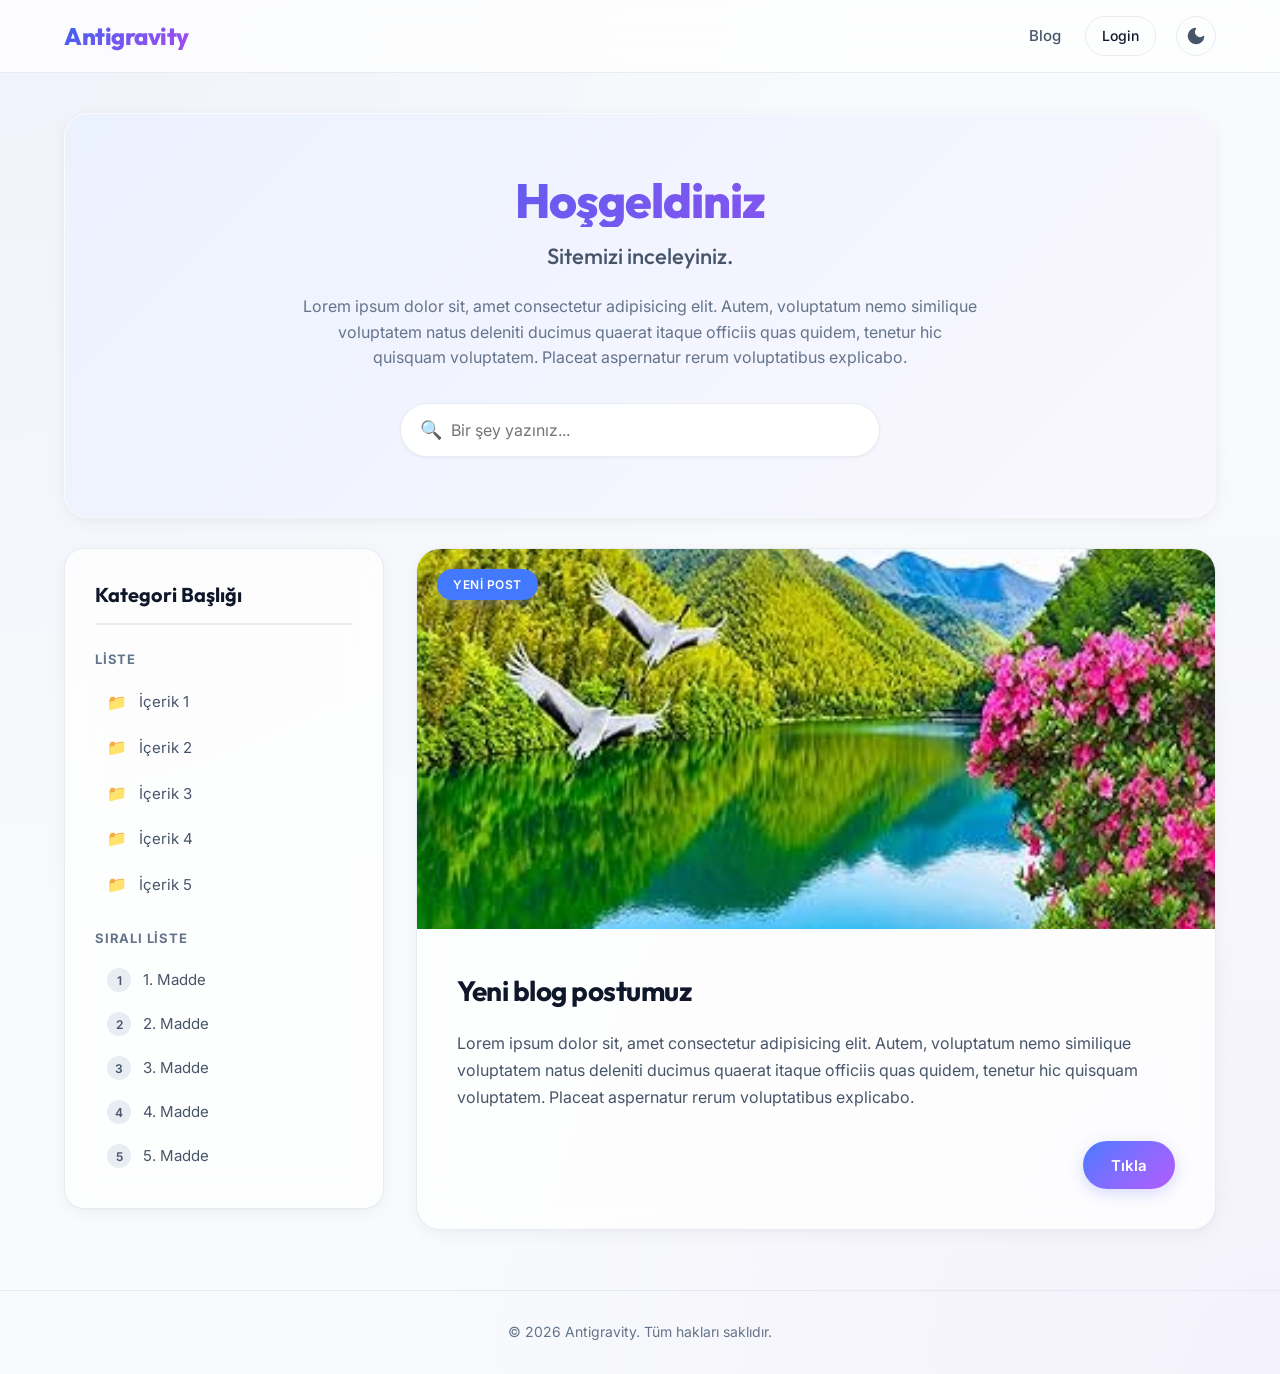
<file: hafta10/html-ornegi/test1.html>
<!DOCTYPE html>
<html lang="tr">

<head>
    <meta charset="UTF-8">
    <meta name="viewport" content="width=device-width, initial-scale=1.0">
    <title>Başlık - Modernize Edilmiş Sayfa</title>
    <link rel="stylesheet" href="styles.css">
    <script src="script.js" defer></script>
</head>

<body>
    <!-- Top Header & Navigation -->
    <header class="app-header">
        <div class="container nav-container">
            <div class="brand">Antigravity</div>
            <div class="nav-right">
                <nav class="nav-links">
                    <a href="#about-us" class="nav-link">Blog</a>
                    <a href="#" class="btn-login">Login</a>
                </nav>
                <button id="theme-toggle" class="theme-btn" aria-label="Temayı Değiştir"></button>
            </div>
        </div>
    </header>

    <!-- Main Container -->
    <main class="container">
        <!-- Hero Section -->
        <section class="hero-section">
            <h1>Hoşgeldiniz</h1>
            <h2>Sitemizi inceleyiniz.</h2>
            <p class="hero-lead">
                Lorem ipsum dolor sit, amet consectetur adipisicing elit. Autem, voluptatum nemo similique voluptatem natus
                deleniti ducimus quaerat itaque officiis quas quidem, tenetur hic quisquam voluptatem. Placeat aspernatur rerum
                voluptatibus explicabo.
            </p>
            <div class="search-container">
                <span class="search-icon">🔍</span>
                <input type="text" placeholder="Bir şey yazınız...">
            </div>
        </section>

        <!-- Main Content Layout -->
        <div class="grid-layout">
            <!-- Sidebar / Categories Section -->
            <aside class="sidebar-card">
                <h3>Kategori Başlığı</h3>
                <div class="list-section">
                    <h4>Liste</h4>
                    <ul>
                        <li><span class="icon">📁</span>İçerik 1</li>
                        <li><span class="icon">📁</span>İçerik 2</li>
                        <li><span class="icon">📁</span>İçerik 3</li>
                        <li><span class="icon">📁</span>İçerik 4</li>
                        <li><span class="icon">📁</span>İçerik 5</li>
                    </ul>
                    
                    <h4>Sıralı Liste</h4>
                    <ol>
                        <li>1. Madde</li>
                        <li>2. Madde</li>
                        <li>3. Madde</li>
                        <li>4. Madde</li>
                        <li>5. Madde</li>
                    </ol>
                </div>
            </aside>

            <!-- Blog Post Section -->
            <section id="about-us" class="blog-section">
                <article class="blog-card">
                    <div class="blog-image-wrapper">
                        <img src="manzara.jpg" alt="Manzara" />
                        <span class="blog-tag">Yeni Post</span>
                    </div>
                    <div class="blog-content">
                        <h2>Yeni blog postumuz</h2>
                        <p>
                            Lorem ipsum dolor sit, amet consectetur adipisicing elit. Autem, voluptatum nemo similique voluptatem
                            natus deleniti ducimus quaerat itaque officiis quas quidem, tenetur hic quisquam voluptatem. Placeat
                            aspernatur rerum voluptatibus explicabo.
                        </p>
                        <div class="blog-footer">
                            <button class="btn-primary" onclick="Tiklandi()">Tıkla</button>
                        </div>
                    </div>
                </article>
            </section>
        </div>
    </main>

    <!-- Footer -->
    <footer class="app-footer">
        <div class="container">
            <p>&copy; 2026 Antigravity. Tüm hakları saklıdır.</p>
        </div>
    </footer>
</body>

</html>
</file>
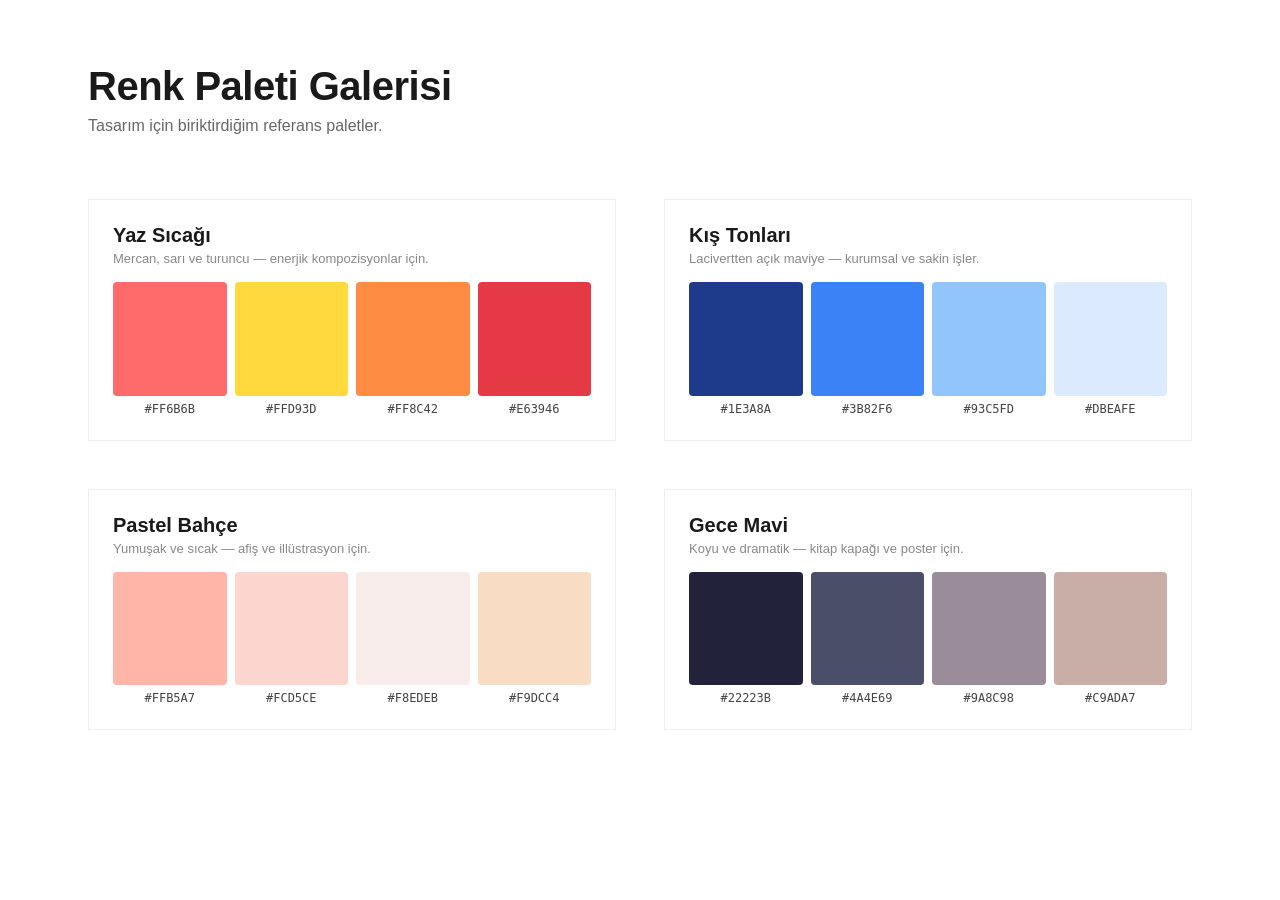
<file: hafta9/ornekler/ornek_palet_galerisi.html>
<!--
  Gemini tarafından üretildi — 22.05.2026
  Prompt: 4 renk paletini gösteren HTML galeri sayfası. Her palette
          renk bloğu + altında hex kodu. Beyaz arka plan, sistem fontu.
  Bu dosya derste "Plan B" için hazır tutulan örnektir.
-->
<!DOCTYPE html>
<html lang="tr">
<head>
  <meta charset="utf-8">
  <title>Renk Paleti Galerisi</title>
  <style>
    * {
      box-sizing: border-box;
      margin: 0;
      padding: 0;
    }

    body {
      background: #FFFFFF;
      color: #1A1A1A;
      font-family: -apple-system, BlinkMacSystemFont, "Segoe UI", Roboto, sans-serif;
      padding: 64px 48px;
      max-width: 1200px;
      margin: 0 auto;
    }

    header {
      margin-bottom: 64px;
    }

    h1 {
      font-size: 40px;
      font-weight: 600;
      letter-spacing: -0.5px;
    }

    .alt {
      color: #666;
      font-size: 16px;
      margin-top: 8px;
    }

    .galeri {
      display: grid;
      grid-template-columns: repeat(2, 1fr);
      gap: 48px;
    }

    .palet {
      border: 1px solid #EEE;
      padding: 24px;
    }

    .palet h2 {
      font-size: 20px;
      font-weight: 600;
      margin-bottom: 4px;
    }

    .palet .aciklama {
      font-size: 13px;
      color: #888;
      margin-bottom: 16px;
    }

    .renkler {
      display: grid;
      grid-template-columns: repeat(4, 1fr);
      gap: 8px;
    }

    .renk {
      display: flex;
      flex-direction: column;
    }

    .renk .blok {
      width: 100%;
      aspect-ratio: 1 / 1;
      border-radius: 4px;
    }

    .renk .hex {
      font-family: "SF Mono", Menlo, monospace;
      font-size: 12px;
      color: #444;
      margin-top: 6px;
      text-align: center;
    }
  </style>
</head>
<body>
  <header>
    <h1>Renk Paleti Galerisi</h1>
    <p class="alt">Tasarım için biriktirdiğim referans paletler.</p>
  </header>

  <div class="galeri">

    <div class="palet">
      <h2>Yaz Sıcağı</h2>
      <p class="aciklama">Mercan, sarı ve turuncu — enerjik kompozisyonlar için.</p>
      <div class="renkler">
        <div class="renk"><div class="blok" style="background:#FF6B6B"></div><div class="hex">#FF6B6B</div></div>
        <div class="renk"><div class="blok" style="background:#FFD93D"></div><div class="hex">#FFD93D</div></div>
        <div class="renk"><div class="blok" style="background:#FF8C42"></div><div class="hex">#FF8C42</div></div>
        <div class="renk"><div class="blok" style="background:#E63946"></div><div class="hex">#E63946</div></div>
      </div>
    </div>

    <div class="palet">
      <h2>Kış Tonları</h2>
      <p class="aciklama">Lacivertten açık maviye — kurumsal ve sakin işler.</p>
      <div class="renkler">
        <div class="renk"><div class="blok" style="background:#1E3A8A"></div><div class="hex">#1E3A8A</div></div>
        <div class="renk"><div class="blok" style="background:#3B82F6"></div><div class="hex">#3B82F6</div></div>
        <div class="renk"><div class="blok" style="background:#93C5FD"></div><div class="hex">#93C5FD</div></div>
        <div class="renk"><div class="blok" style="background:#DBEAFE"></div><div class="hex">#DBEAFE</div></div>
      </div>
    </div>

    <div class="palet">
      <h2>Pastel Bahçe</h2>
      <p class="aciklama">Yumuşak ve sıcak — afiş ve illüstrasyon için.</p>
      <div class="renkler">
        <div class="renk"><div class="blok" style="background:#FFB5A7"></div><div class="hex">#FFB5A7</div></div>
        <div class="renk"><div class="blok" style="background:#FCD5CE"></div><div class="hex">#FCD5CE</div></div>
        <div class="renk"><div class="blok" style="background:#F8EDEB"></div><div class="hex">#F8EDEB</div></div>
        <div class="renk"><div class="blok" style="background:#F9DCC4"></div><div class="hex">#F9DCC4</div></div>
      </div>
    </div>

    <div class="palet">
      <h2>Gece Mavi</h2>
      <p class="aciklama">Koyu ve dramatik — kitap kapağı ve poster için.</p>
      <div class="renkler">
        <div class="renk"><div class="blok" style="background:#22223B"></div><div class="hex">#22223B</div></div>
        <div class="renk"><div class="blok" style="background:#4A4E69"></div><div class="hex">#4A4E69</div></div>
        <div class="renk"><div class="blok" style="background:#9A8C98"></div><div class="hex">#9A8C98</div></div>
        <div class="renk"><div class="blok" style="background:#C9ADA7"></div><div class="hex">#C9ADA7</div></div>
      </div>
    </div>

  </div>
</body>
</html>
</file>
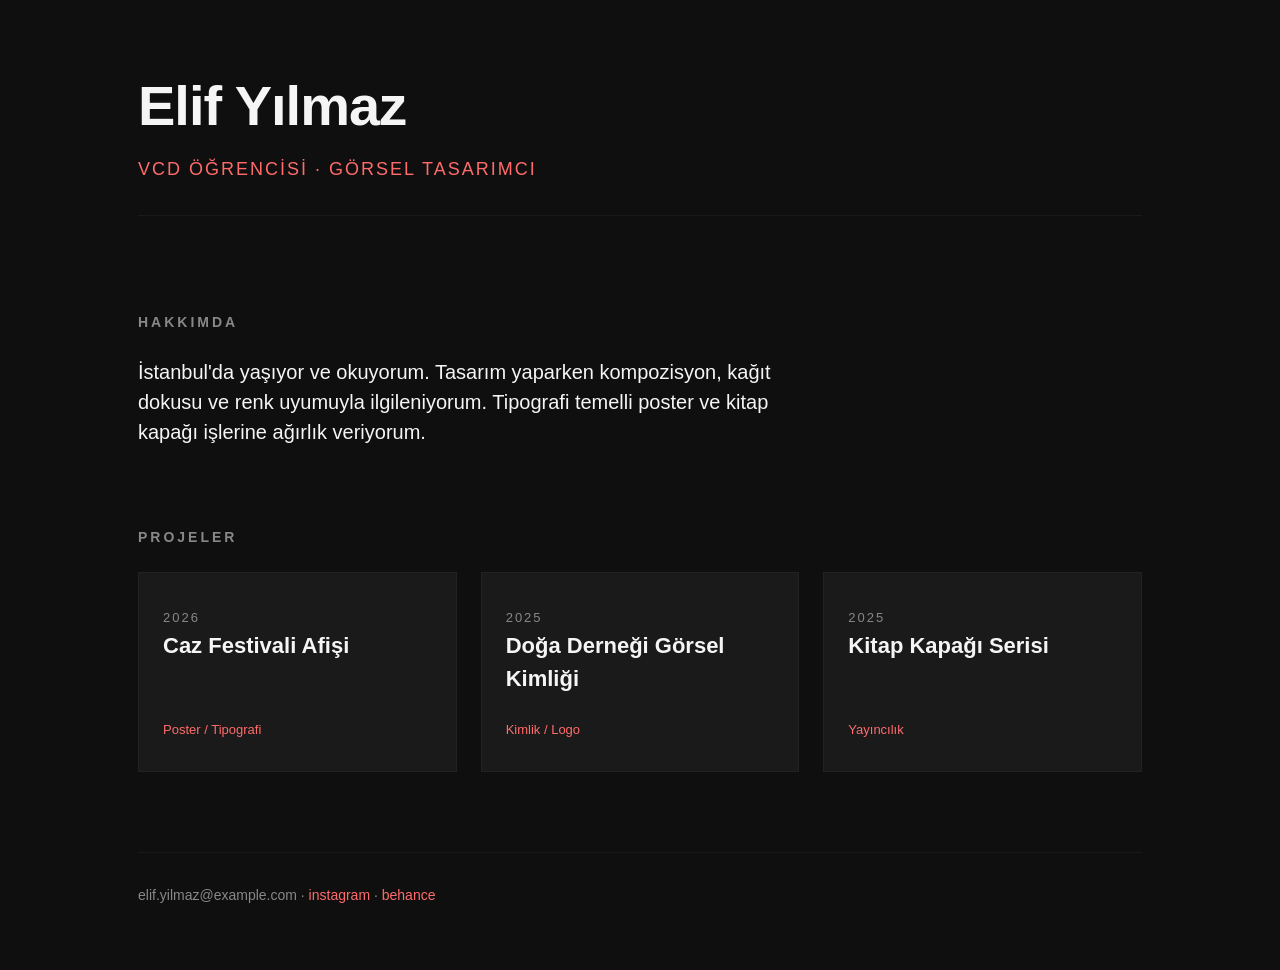
<file: hafta9/ornekler/ornek_portfolyo.html>
<!--
  Gemini tarafından üretildi — 22.05.2026
  Prompt: Kişisel portfolyo sayfası, isim Elif Yılmaz (VCD öğrencisi),
          siyah arka plan, krem yazı, mercan vurgu, 3 proje kartı.
  Bu dosya derste "Plan B" için hazır tutulan örnektir.
-->
<!DOCTYPE html>
<html lang="tr">
<head>
  <meta charset="utf-8">
  <title>Elif Yılmaz — Portfolyo</title>
  <style>
    :root {
      --bg: #0F0F0F;
      --fg: #F5F5F5;
      --accent: #FF6B6B;
      --card: #1A1A1A;
      --muted: #888888;
    }

    * {
      box-sizing: border-box;
      margin: 0;
      padding: 0;
    }

    body {
      background: var(--bg);
      color: var(--fg);
      font-family: -apple-system, BlinkMacSystemFont, "Segoe UI", Roboto, sans-serif;
      line-height: 1.5;
      padding: 64px 48px;
      max-width: 1100px;
      margin: 0 auto;
    }

    header {
      margin-bottom: 96px;
      border-bottom: 1px solid var(--card);
      padding-bottom: 32px;
    }

    h1 {
      font-size: 56px;
      font-weight: 700;
      letter-spacing: -1px;
      margin-bottom: 8px;
    }

    .unvan {
      color: var(--accent);
      font-size: 18px;
      letter-spacing: 2px;
      text-transform: uppercase;
    }

    section {
      margin-bottom: 80px;
    }

    h2 {
      font-size: 14px;
      letter-spacing: 3px;
      text-transform: uppercase;
      color: var(--muted);
      margin-bottom: 24px;
    }

    .hakkimda p {
      font-size: 20px;
      max-width: 640px;
      color: var(--fg);
    }

    .projeler {
      display: grid;
      grid-template-columns: repeat(3, 1fr);
      gap: 24px;
    }

    .kart {
      background: var(--card);
      padding: 32px 24px;
      border: 1px solid #222;
      min-height: 200px;
      display: flex;
      flex-direction: column;
      justify-content: space-between;
    }

    .kart h3 {
      font-size: 22px;
      font-weight: 600;
    }

    .kart .yil {
      color: var(--muted);
      font-size: 13px;
      letter-spacing: 2px;
      text-transform: uppercase;
    }

    .kart .tip {
      color: var(--accent);
      font-size: 13px;
      margin-top: 16px;
    }

    footer {
      border-top: 1px solid var(--card);
      padding-top: 32px;
      color: var(--muted);
      font-size: 14px;
    }

    footer a {
      color: var(--accent);
      text-decoration: none;
    }
  </style>
</head>
<body>
  <header>
    <h1>Elif Yılmaz</h1>
    <p class="unvan">VCD Öğrencisi · Görsel Tasarımcı</p>
  </header>

  <section class="hakkimda">
    <h2>Hakkımda</h2>
    <p>
      İstanbul'da yaşıyor ve okuyorum. Tasarım yaparken kompozisyon,
      kağıt dokusu ve renk uyumuyla ilgileniyorum. Tipografi temelli
      poster ve kitap kapağı işlerine ağırlık veriyorum.
    </p>
  </section>

  <section>
    <h2>Projeler</h2>
    <div class="projeler">
      <div class="kart">
        <div>
          <span class="yil">2026</span>
          <h3>Caz Festivali Afişi</h3>
        </div>
        <span class="tip">Poster / Tipografi</span>
      </div>

      <div class="kart">
        <div>
          <span class="yil">2025</span>
          <h3>Doğa Derneği Görsel Kimliği</h3>
        </div>
        <span class="tip">Kimlik / Logo</span>
      </div>

      <div class="kart">
        <div>
          <span class="yil">2025</span>
          <h3>Kitap Kapağı Serisi</h3>
        </div>
        <span class="tip">Yayıncılık</span>
      </div>
    </div>
  </section>

  <footer>
    elif.yilmaz@example.com · <a href="#">instagram</a> · <a href="#">behance</a>
  </footer>
</body>
</html>
</file>
<file: hafta10/html-ornegi/styles.css>
@import url('https://fonts.googleapis.com/css2?family=Inter:wght@300;400;500;600;700&family=Outfit:wght@400;500;600;700;800&display=swap');

:root {
    --font-sans: 'Inter', system-ui, -apple-system, sans-serif;
    --font-display: 'Outfit', var(--font-sans);

    /* Light Theme Palette */
    --bg-app: #f8fafc;
    --bg-card: rgba(255, 255, 255, 0.75);
    --bg-input: #ffffff;
    --border-color: rgba(226, 232, 240, 0.8);
    --text-primary: #0f172a;
    --text-secondary: #475569;
    --text-muted: #64748b;
    --primary: oklch(0.62 0.22 265); /* Indigo */
    --primary-hover: oklch(0.55 0.2 265);
    --accent: oklch(0.65 0.24 305); /* Violet */
    --shadow-sm: 0 1px 3px rgba(0,0,0,0.05);
    --shadow-md: 0 4px 20px -2px rgba(0, 0, 0, 0.05), 0 2px 8px -1px rgba(0, 0, 0, 0.03);
    --shadow-lg: 0 20px 25px -5px rgba(0, 0, 0, 0.05), 0 8px 10px -6px rgba(0, 0, 0, 0.03);
    --glass-blur: blur(16px);
    --glass-border: rgba(255, 255, 255, 0.6);
    --gradient-hero: linear-gradient(135deg, oklch(0.96 0.02 265), oklch(0.98 0.01 305));
    --gradient-text: linear-gradient(135deg, oklch(0.55 0.22 265), oklch(0.6 0.24 305));
}

[data-theme="dark"] {
    /* Dark Theme Palette */
    --bg-app: #080c14;
    --bg-card: rgba(15, 23, 42, 0.6);
    --bg-input: #1e293b;
    --border-color: rgba(255, 255, 255, 0.08);
    --text-primary: #f8fafc;
    --text-secondary: #cbd5e1;
    --text-muted: #94a3b8;
    --primary: oklch(0.7 0.2 265);
    --primary-hover: oklch(0.76 0.18 265);
    --accent: oklch(0.75 0.2 305);
    --shadow-sm: 0 1px 2px rgba(0,0,0,0.5);
    --shadow-md: 0 4px 20px -2px rgba(0, 0, 0, 0.3), 0 2px 8px -1px rgba(0, 0, 0, 0.2);
    --shadow-lg: 0 20px 25px -5px rgba(0, 0, 0, 0.4), 0 8px 10px -6px rgba(0, 0, 0, 0.3);
    --glass-blur: blur(20px);
    --glass-border: rgba(255, 255, 255, 0.04);
    --gradient-hero: linear-gradient(135deg, #0f172a, #1e1b4b);
    --gradient-text: linear-gradient(135deg, oklch(0.75 0.15 265), oklch(0.8 0.15 305));
}

/* Base Styles */
* {
    margin: 0;
    padding: 0;
    box-sizing: border-box;
}

body {
    font-family: var(--font-sans);
    background-color: var(--bg-app);
    color: var(--text-primary);
    min-height: 100vh;
    line-height: 1.6;
    overflow-x: hidden;
    transition: background-color 0.4s ease, color 0.4s ease;
    background-image: 
        radial-gradient(at 0% 0%, rgba(99, 102, 241, 0.05) 0px, transparent 50%),
        radial-gradient(at 100% 100%, rgba(168, 85, 247, 0.05) 0px, transparent 50%);
}

.container {
    width: 100%;
    max-width: 1200px;
    margin: 0 auto;
    padding: 0 24px;
}

/* Header & Nav */
.app-header {
    position: sticky;
    top: 0;
    z-index: 100;
    background-color: var(--bg-card);
    backdrop-filter: var(--glass-blur);
    -webkit-backdrop-filter: var(--glass-blur);
    border-bottom: 1px solid var(--border-color);
    transition: background-color 0.4s ease, border-color 0.4s ease;
}

.nav-container {
    display: flex;
    justify-content: space-between;
    align-items: center;
    height: 72px;
}

.brand {
    font-family: var(--font-display);
    font-size: 24px;
    font-weight: 800;
    background: var(--gradient-text);
    -webkit-background-clip: text;
    -webkit-text-fill-color: transparent;
    cursor: pointer;
    letter-spacing: -0.5px;
}

.nav-right {
    display: flex;
    align-items: center;
    gap: 20px;
}

.nav-links {
    display: flex;
    align-items: center;
    gap: 24px;
}

.nav-link {
    text-decoration: none;
    color: var(--text-secondary);
    font-weight: 500;
    font-size: 15px;
    transition: color 0.2s ease;
}

.nav-link:hover {
    color: var(--text-primary);
}

.btn-login {
    text-decoration: none;
    color: var(--text-primary);
    background-color: transparent;
    border: 1px solid var(--border-color);
    padding: 8px 16px;
    border-radius: 9999px;
    font-weight: 500;
    font-size: 14px;
    transition: all 0.2s ease;
}

.btn-login:hover {
    background-color: var(--text-primary);
    color: var(--bg-app);
    border-color: var(--text-primary);
}

/* Theme Toggle Button */
.theme-btn {
    background: none;
    border: 1px solid var(--border-color);
    width: 40px;
    height: 40px;
    border-radius: 50%;
    cursor: pointer;
    display: flex;
    align-items: center;
    justify-content: center;
    color: var(--text-secondary);
    transition: all 0.2s ease;
}

.theme-btn:hover {
    color: var(--text-primary);
    border-color: var(--text-primary);
    transform: translateY(-1px);
}

.theme-btn svg {
    width: 20px;
    height: 20px;
    fill: currentColor;
    transition: transform 0.3s ease;
}

.theme-btn:hover svg {
    transform: rotate(15deg);
}

/* Hero Section */
.hero-section {
    margin: 40px auto 30px auto;
    padding: 60px 40px;
    border-radius: 24px;
    background: var(--gradient-hero);
    border: 1px solid var(--glass-border);
    box-shadow: var(--shadow-md);
    text-align: center;
    position: relative;
    overflow: hidden;
}

.hero-section h1 {
    font-family: var(--font-display);
    font-size: 48px;
    font-weight: 800;
    line-height: 1.1;
    margin-bottom: 12px;
    letter-spacing: -1px;
    background: var(--gradient-text);
    -webkit-background-clip: text;
    -webkit-text-fill-color: transparent;
}

.hero-section h2 {
    font-family: var(--font-display);
    font-size: 22px;
    font-weight: 500;
    color: var(--text-secondary);
    margin-bottom: 20px;
}

.hero-lead {
    max-width: 680px;
    margin: 0 auto 32px auto;
    color: var(--text-muted);
    font-size: 16px;
}

/* Search Box Container */
.search-container {
    max-width: 480px;
    margin: 0 auto;
    position: relative;
}

.search-container input {
    width: 100%;
    padding: 16px 20px 16px 50px;
    font-size: 16px;
    font-family: var(--font-sans);
    border: 1px solid var(--border-color);
    border-radius: 9999px;
    background-color: var(--bg-input);
    color: var(--text-primary);
    box-shadow: var(--shadow-sm);
    outline: none;
    transition: all 0.3s cubic-bezier(0.4, 0, 0.2, 1);
}

.search-container input:focus {
    border-color: var(--primary);
    box-shadow: 0 0 0 4px rgba(99, 102, 241, 0.15);
}

.search-icon {
    position: absolute;
    left: 20px;
    top: 50%;
    transform: translateY(-50%);
    font-size: 18px;
    color: var(--text-muted);
    pointer-events: none;
}

/* Main Content Grid */
.grid-layout {
    display: grid;
    grid-template-columns: 320px 1fr;
    gap: 32px;
    margin-bottom: 60px;
}

/* Sidebar Styling */
.sidebar-card {
    background-color: var(--bg-card);
    backdrop-filter: var(--glass-blur);
    -webkit-backdrop-filter: var(--glass-blur);
    border: 1px solid var(--border-color);
    border-radius: 20px;
    padding: 30px;
    box-shadow: var(--shadow-md);
    height: fit-content;
}

.sidebar-card h3 {
    font-family: var(--font-display);
    font-size: 20px;
    font-weight: 700;
    margin-bottom: 24px;
    padding-bottom: 12px;
    border-bottom: 2px solid var(--border-color);
}

.list-section h4 {
    font-size: 13px;
    text-transform: uppercase;
    letter-spacing: 0.8px;
    color: var(--text-muted);
    margin: 20px 0 10px 0;
}

.list-section h4:first-of-type {
    margin-top: 0;
}

.sidebar-card ul, .sidebar-card ol {
    list-style: none;
}

.sidebar-card ul li {
    display: flex;
    align-items: center;
    gap: 12px;
    padding: 10px 12px;
    border-radius: 8px;
    font-size: 15px;
    color: var(--text-secondary);
    transition: all 0.2s ease;
    cursor: pointer;
}

.sidebar-card ul li:hover {
    background-color: rgba(99, 102, 241, 0.08);
    color: var(--text-primary);
    padding-left: 16px;
}

.sidebar-card ul li .icon {
    font-size: 16px;
}

.sidebar-card ol {
    counter-reset: custom-counter;
}

.sidebar-card ol li {
    counter-increment: custom-counter;
    display: flex;
    align-items: center;
    gap: 12px;
    padding: 10px 12px;
    border-radius: 8px;
    font-size: 15px;
    color: var(--text-secondary);
    transition: all 0.2s ease;
    cursor: pointer;
}

.sidebar-card ol li::before {
    content: counter(custom-counter);
    background-color: var(--border-color);
    color: var(--text-secondary);
    font-weight: 600;
    font-size: 12px;
    width: 24px;
    height: 24px;
    border-radius: 50%;
    display: flex;
    align-items: center;
    justify-content: center;
    transition: all 0.2s ease;
}

.sidebar-card ol li:hover {
    background-color: rgba(168, 85, 247, 0.08);
    color: var(--text-primary);
    padding-left: 16px;
}

.sidebar-card ol li:hover::before {
    background-color: var(--accent);
    color: white;
}

/* Blog Section & Article styling */
.blog-section {
    display: flex;
    flex-direction: column;
}

.blog-card {
    background-color: var(--bg-card);
    backdrop-filter: var(--glass-blur);
    -webkit-backdrop-filter: var(--glass-blur);
    border: 1px solid var(--border-color);
    border-radius: 24px;
    overflow: hidden;
    box-shadow: var(--shadow-md);
    transition: transform 0.3s cubic-bezier(0.4, 0, 0.2, 1), box-shadow 0.3s cubic-bezier(0.4, 0, 0.2, 1);
}

.blog-card:hover {
    transform: translateY(-4px);
    box-shadow: var(--shadow-lg);
}

.blog-image-wrapper {
    position: relative;
    height: 380px;
    overflow: hidden;
}

.blog-image-wrapper img {
    width: 100%;
    height: 100%;
    object-fit: cover;
    transition: transform 0.5s ease;
}

.blog-card:hover .blog-image-wrapper img {
    transform: scale(1.03);
}

.blog-tag {
    position: absolute;
    top: 20px;
    left: 20px;
    background-color: var(--primary);
    color: white;
    padding: 6px 16px;
    border-radius: 9999px;
    font-size: 12px;
    font-weight: 600;
    text-transform: uppercase;
    letter-spacing: 0.5px;
    box-shadow: 0 4px 12px rgba(99, 102, 241, 0.3);
}

.blog-content {
    padding: 40px;
}

.blog-content h2 {
    font-family: var(--font-display);
    font-size: 28px;
    font-weight: 700;
    margin-bottom: 16px;
    letter-spacing: -0.5px;
}

.blog-content p {
    color: var(--text-secondary);
    font-size: 16px;
    line-height: 1.7;
    margin-bottom: 30px;
}

.blog-footer {
    display: flex;
    justify-content: flex-end;
}

/* Modern Rounded Pill Button */
.btn-primary {
    background: linear-gradient(135deg, var(--primary), var(--accent));
    color: white;
    border: none;
    font-family: var(--font-sans);
    font-size: 15px;
    font-weight: 600;
    height: 48px;
    padding: 0 28px;
    border-radius: 24px; /* pill shape */
    cursor: pointer;
    box-shadow: 0 4px 15px rgba(99, 102, 241, 0.25);
    transition: all 0.2s cubic-bezier(0.4, 0, 0.2, 1);
    display: inline-flex;
    align-items: center;
    justify-content: center;
    gap: 8px;
}

.btn-primary:hover {
    transform: translateY(-2px);
    box-shadow: 0 6px 20px rgba(99, 102, 241, 0.35);
}

.btn-primary:active {
    transform: translateY(0);
    box-shadow: 0 3px 10px rgba(99, 102, 241, 0.2);
}

/* Toast Notification System */
.toast-container {
    position: fixed;
    bottom: 30px;
    right: 30px;
    z-index: 1000;
    display: flex;
    flex-direction: column;
    gap: 12px;
    pointer-events: none;
}

.toast {
    background-color: var(--bg-card);
    backdrop-filter: var(--glass-blur);
    -webkit-backdrop-filter: var(--glass-blur);
    border: 1px solid var(--border-color);
    color: var(--text-primary);
    padding: 16px 24px;
    border-radius: 16px;
    box-shadow: var(--shadow-lg);
    display: flex;
    align-items: center;
    gap: 16px;
    pointer-events: auto;
    animation: toastSlideIn 0.3s cubic-bezier(0.16, 1, 0.3, 1) forwards;
    width: 320px;
    max-width: calc(100vw - 60px);
}

.toast.removing {
    animation: toastSlideOut 0.3s cubic-bezier(0.16, 1, 0.3, 1) forwards;
}

.toast-icon {
    font-size: 20px;
    display: flex;
    align-items: center;
    justify-content: center;
}

.toast-content {
    flex-grow: 1;
    font-size: 14px;
    font-weight: 500;
}

.toast-close {
    background: none;
    border: none;
    color: var(--text-muted);
    cursor: pointer;
    font-size: 16px;
    display: flex;
    align-items: center;
    justify-content: center;
    transition: color 0.2s ease;
}

.toast-close:hover {
    color: var(--text-primary);
}

@keyframes toastSlideIn {
    from {
        transform: translateY(100px) scale(0.9);
        opacity: 0;
    }
    to {
        transform: translateY(0) scale(1);
        opacity: 1;
    }
}

@keyframes toastSlideOut {
    from {
        transform: translateY(0) scale(1);
        opacity: 1;
    }
    to {
        transform: translateY(20px) scale(0.95);
        opacity: 0;
    }
}

/* Footer styling */
.app-footer {
    border-top: 1px solid var(--border-color);
    padding: 30px 0;
    text-align: center;
    color: var(--text-muted);
    font-size: 14px;
    margin-top: auto;
}

/* Responsive Rules */
@media (max-width: 992px) {
    .grid-layout {
        grid-template-columns: 1fr;
    }
    .sidebar-card {
        height: auto;
    }
    .blog-image-wrapper {
        height: 280px;
    }
}

@media (max-width: 640px) {
    .hero-section {
        padding: 40px 20px;
        margin-top: 20px;
    }
    .hero-section h1 {
        font-size: 32px;
    }
    .hero-section h2 {
        font-size: 18px;
    }
    .blog-content {
        padding: 24px;
    }
    .blog-content h2 {
        font-size: 22px;
    }
    .nav-links {
        display: none; /* simple mobile hide for demonstration */
    }
}
</file>
